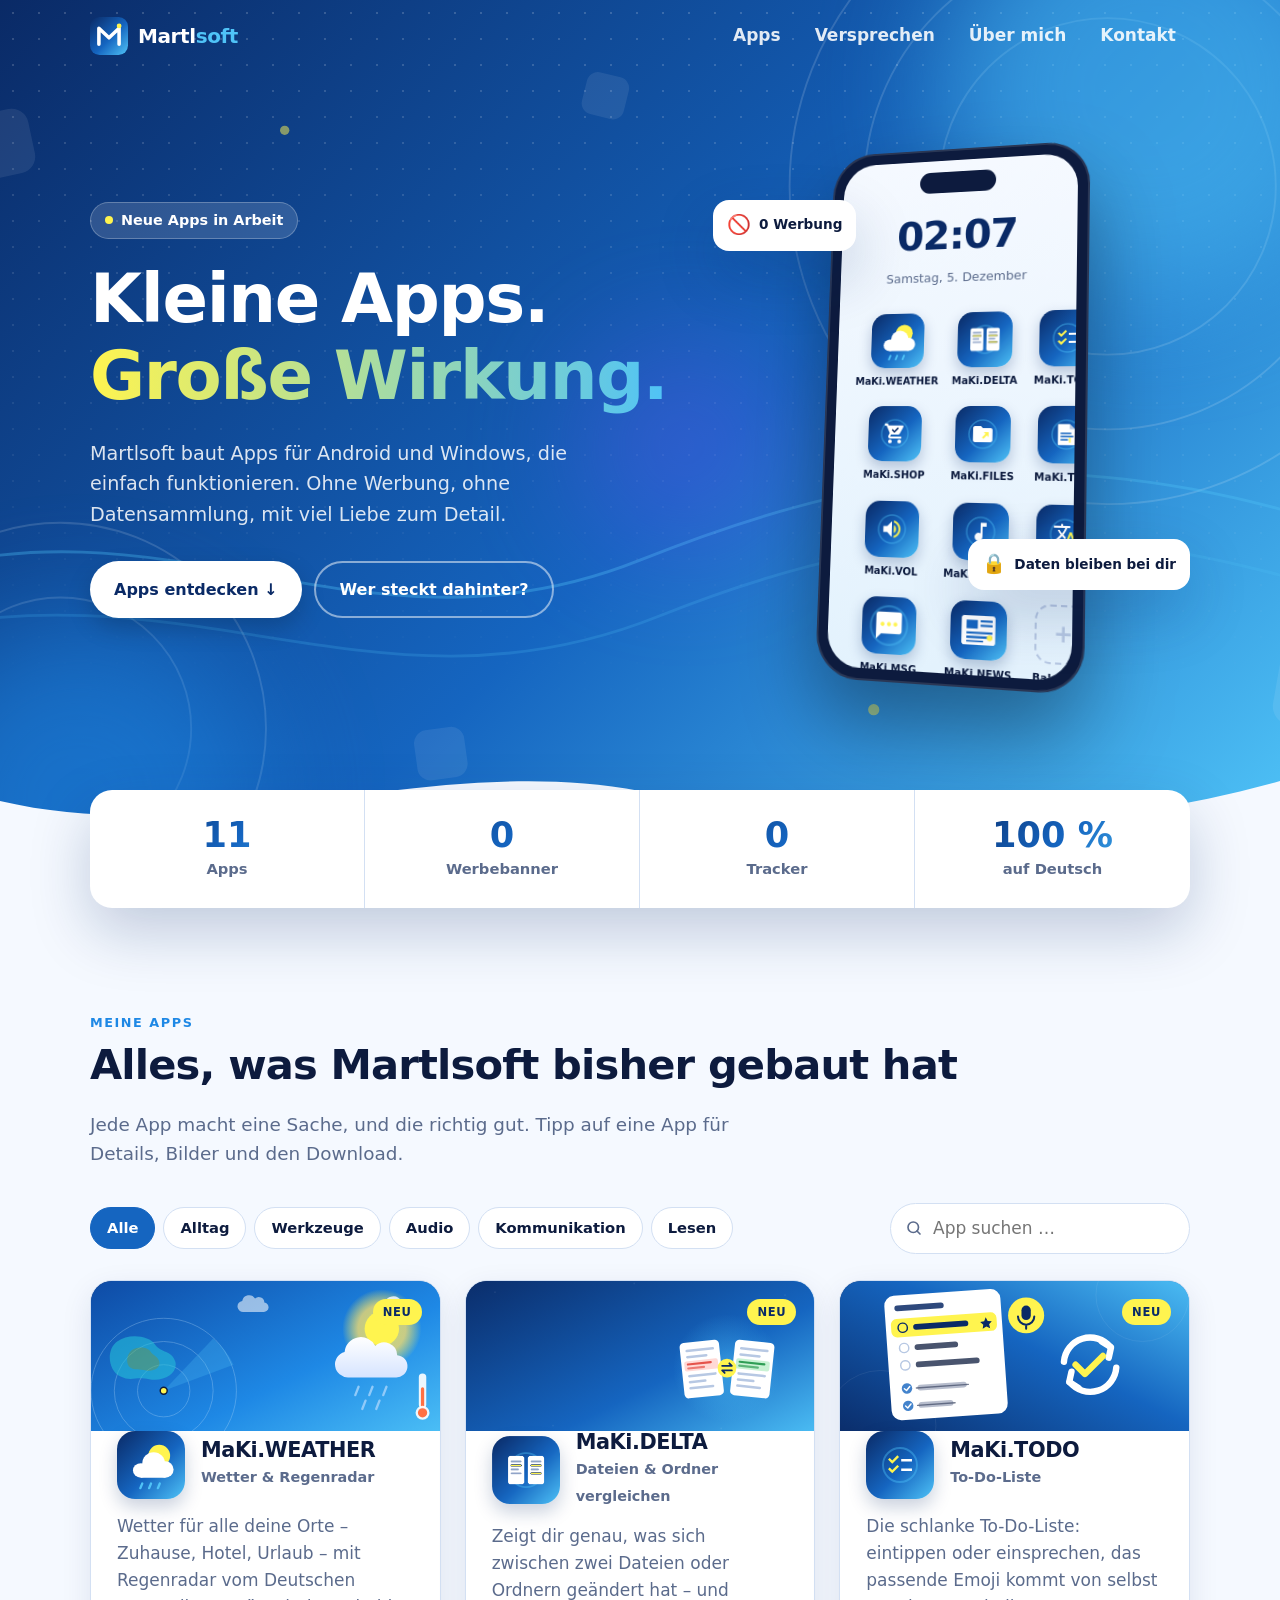
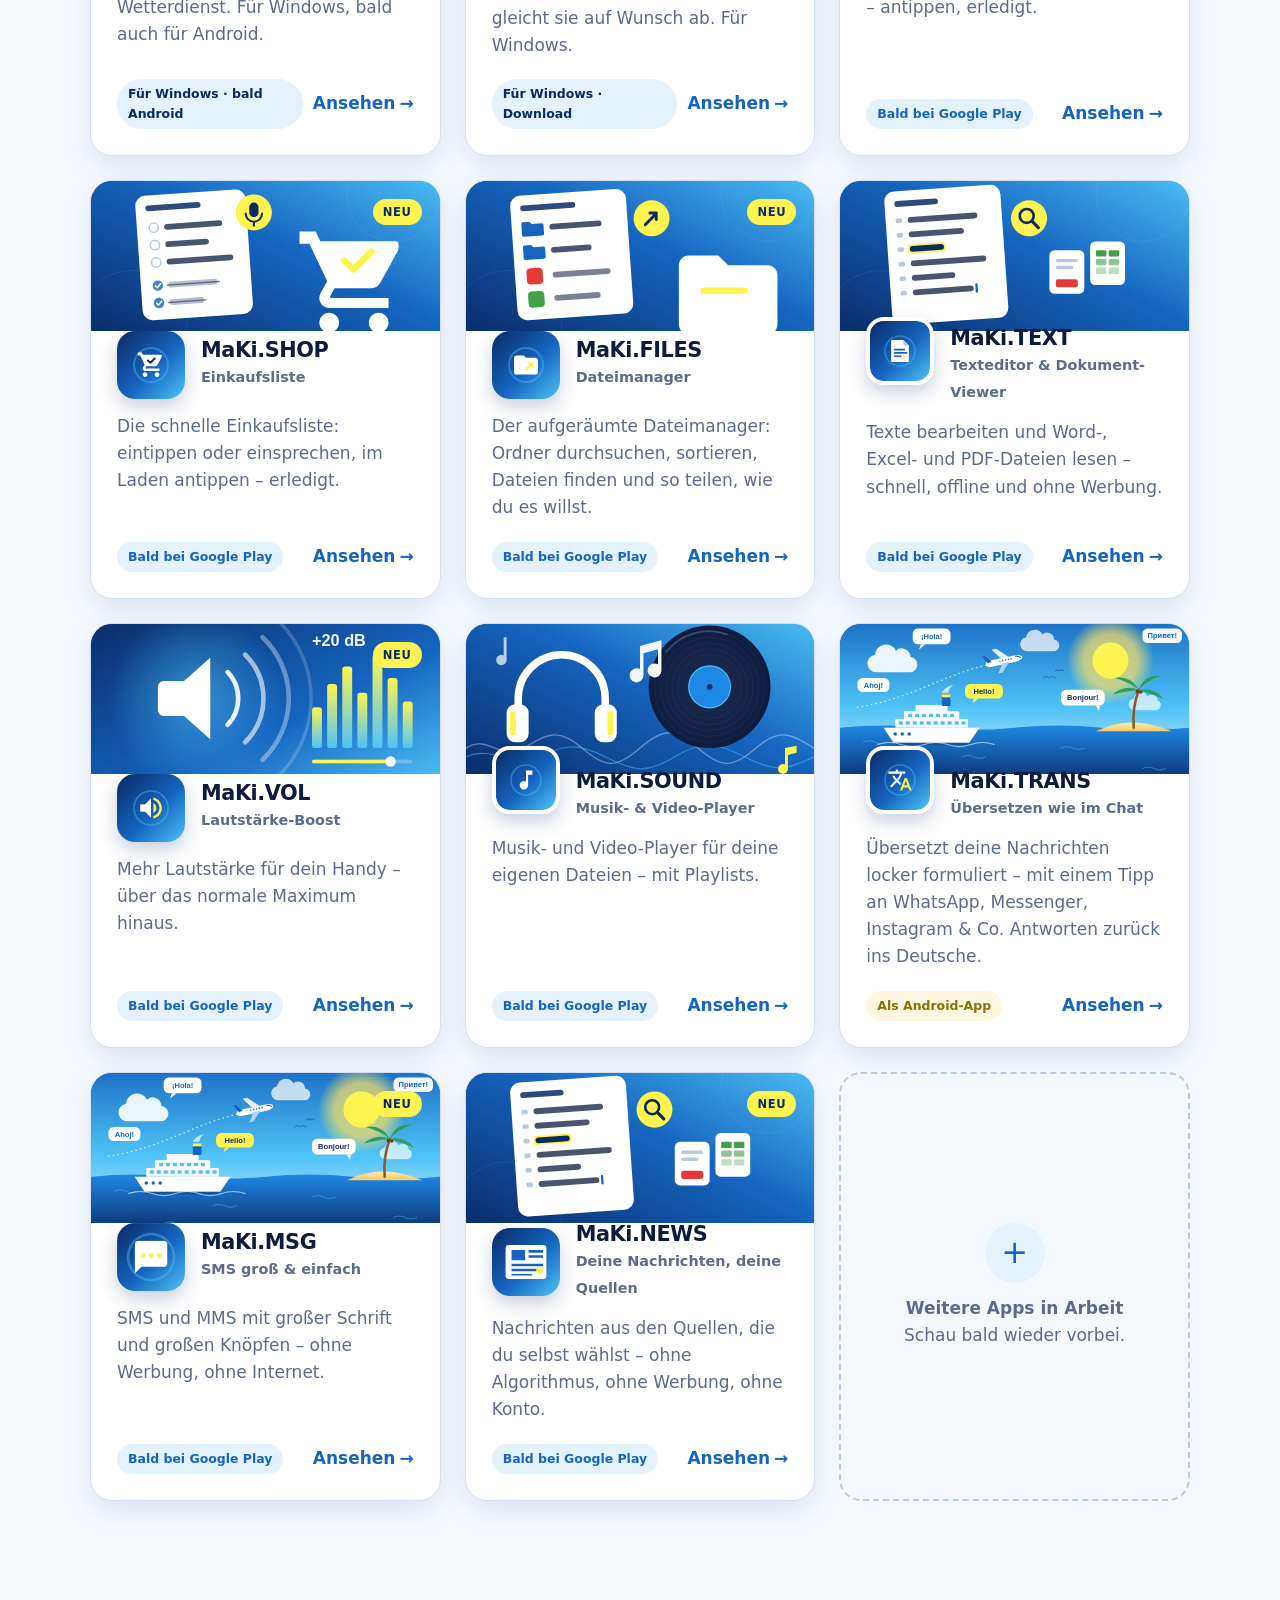
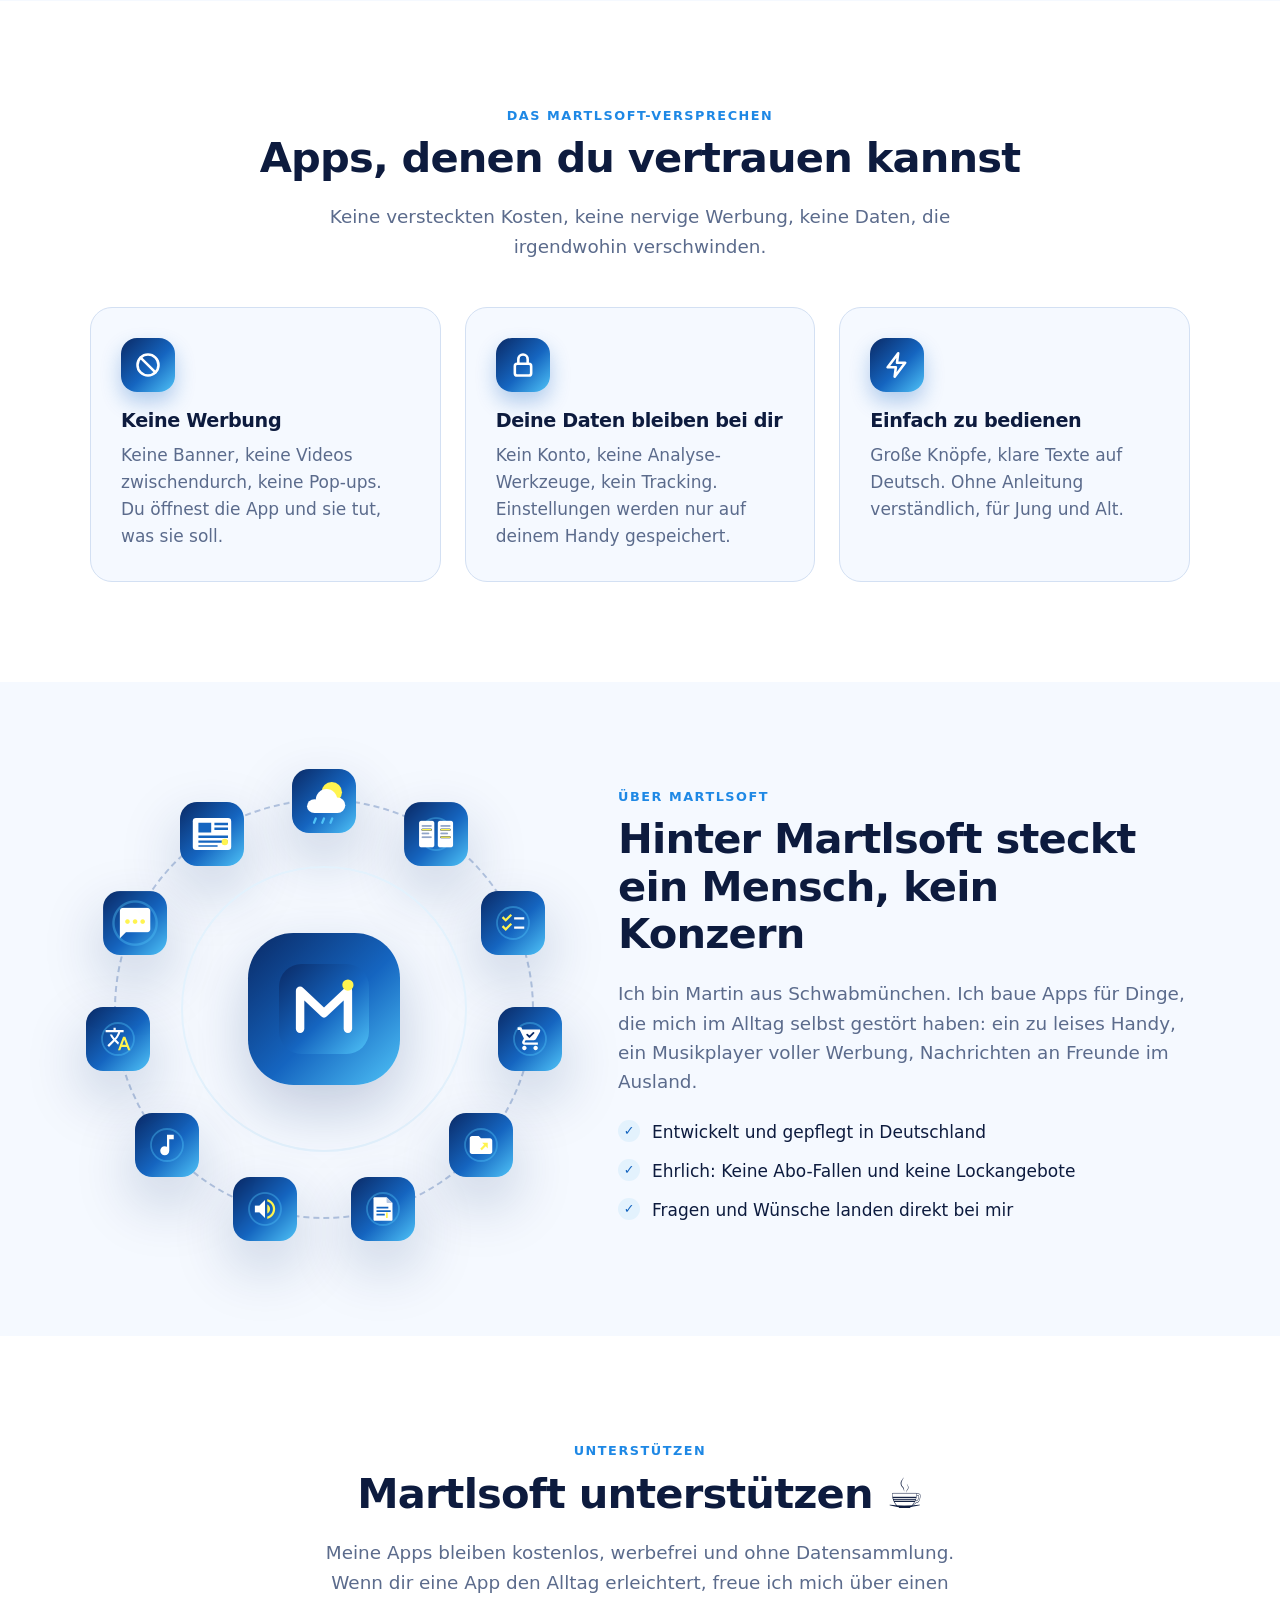
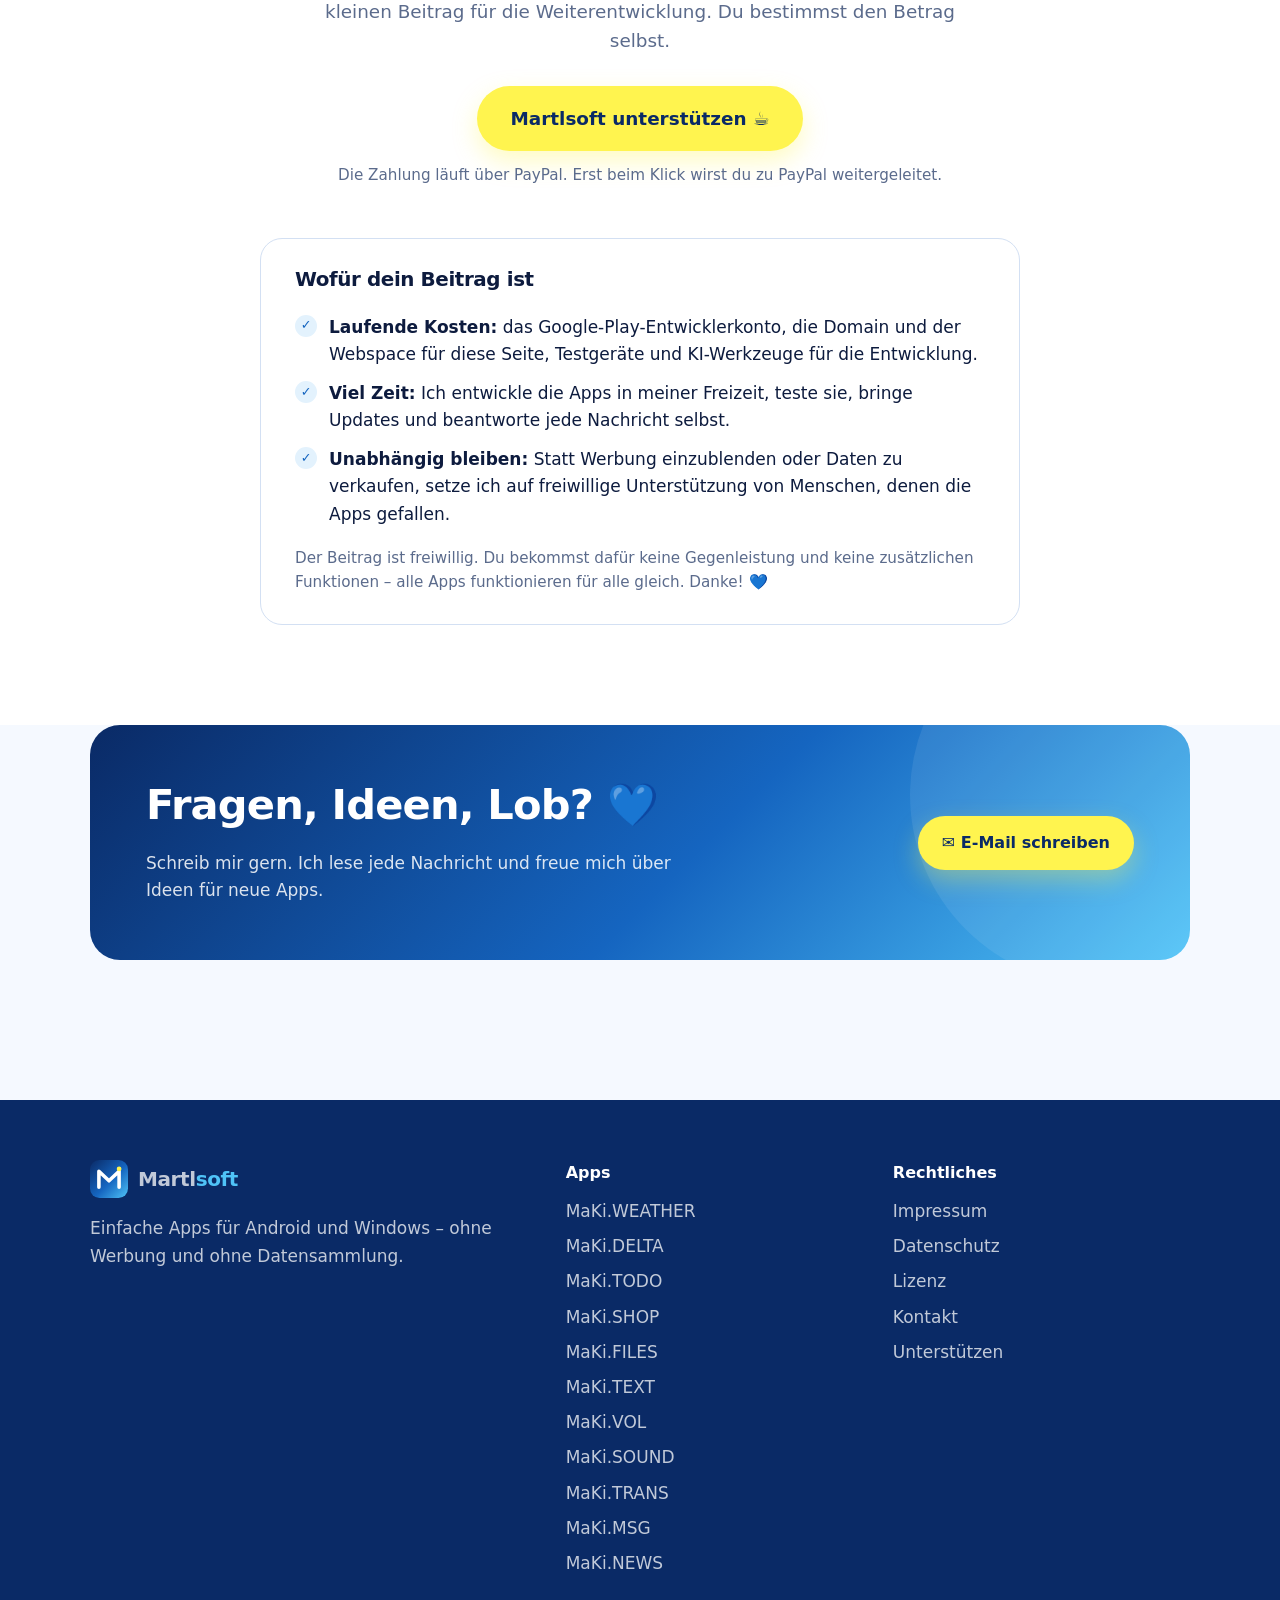
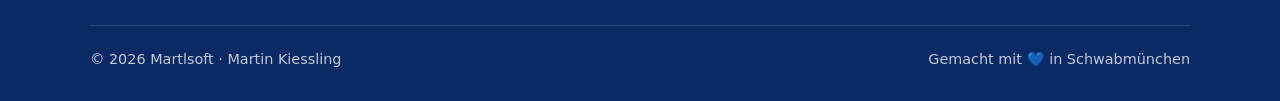
<file: index.html>
<!doctype html>
<html lang="de">
<head>
  <meta charset="utf-8">
  <meta name="viewport" content="width=device-width, initial-scale=1">
  <title>Martlsoft – Einfache Apps ohne Werbung für Android und Windows</title>
  <meta name="description" content="Martlsoft entwickelt einfache Apps für Android und Windows – ohne Werbung, ohne Datensammlung. MaKi.DELTA, MaKi.TODO, MaKi.SHOP, MaKi.FILES, MaKi.TEXT, MaKi.VOL, MaKi.SOUND, MaKi.TRANS und mehr.">
  <meta name="theme-color" content="#0a2a66">
  <link rel="icon" href="img/logo.svg" type="image/svg+xml">
  <link rel="stylesheet" href="css/style.css">
</head>
<body>
<a class="skip" href="#apps">Zum Inhalt springen</a>

<header class="header">
  <div class="wrap">
    <a class="brand" href="index.html"><img src="img/logo.svg" alt=""><span>Martl<b>soft</b></span></a>
    <nav class="nav" id="nav">
      <a href="#apps">Apps</a>
      <a href="#werte">Versprechen</a>
      <a href="#ueber">Über mich</a>
      <a href="#kontakt">Kontakt</a>
    </nav>
    <button class="burger" aria-label="Menü" aria-controls="nav" aria-expanded="false">
      <svg viewBox="0 0 24 24" fill="none" stroke="currentColor" stroke-width="2.4" stroke-linecap="round"><path d="M4 7h16M4 12h16M4 17h16"/></svg>
    </button>
  </div>
</header>

<section class="hero">
  <img class="hero-bg" src="img/art/hero.svg" alt="">
  <div class="dots"></div>
  <div class="blob b1"></div><div class="blob b2"></div><div class="blob b3"></div>
  <div class="wrap hero-grid">
    <div>
      <span class="pill"><i></i> Neue Apps in Arbeit</span>
      <h1>Kleine Apps.<br><span class="hl">Große Wirkung.</span></h1>
      <p>Martlsoft baut Apps für Android und Windows, die einfach funktionieren. Ohne Werbung, ohne Datensammlung, mit viel Liebe zum Detail.</p>
      <div class="btns">
        <a class="btn btn-light" href="#apps">Apps entdecken ↓</a>
        <a class="btn btn-ghost" href="#ueber">Wer steckt dahinter?</a>
      </div>
    </div>
    <div class="phone-stage" aria-hidden="true">
      <div class="phone"><div class="screen">
        <div class="clock" id="clock">9:41</div>
        <div class="date" id="date">&nbsp;</div>
        <div class="home-icons" id="homeIcons"></div>
      </div></div>
      <div class="floaty f1"><em>🚫</em> 0 Werbung</div>
      <div class="floaty f2"><em>🔒</em> Daten bleiben bei dir</div>
    </div>
  </div>
  <svg class="wave" viewBox="0 0 1440 90" preserveAspectRatio="none"><path d="M0 50 C 240 100 480 0 720 40 S 1200 90 1440 30 V90 H0z"/></svg>
</section>

<div class="stats wrap">
  <div class="stats-grid reveal">
    <div class="stat"><b id="appCount">3</b><span>Apps</span></div>
    <div class="stat"><b>0</b><span>Werbebanner</span></div>
    <div class="stat"><b>0</b><span>Tracker</span></div>
    <div class="stat"><b>100&nbsp;%</b><span>auf Deutsch</span></div>
  </div>
</div>

<section class="block" id="apps">
  <div class="wrap">
    <div class="reveal">
      <span class="eyebrow">Meine Apps</span>
      <h2>Alles, was Martlsoft bisher gebaut hat</h2>
      <p class="lead">Jede App macht eine Sache, und die richtig gut. Tipp auf eine App für Details, Bilder und den Download.</p>
    </div>
    <div class="tools">
      <div class="chips" id="chips"></div>
      <label class="search">
        <svg viewBox="0 0 24 24" fill="none" stroke="currentColor" stroke-width="2.2" stroke-linecap="round"><circle cx="11" cy="11" r="7"/><path d="M20 20l-4-4"/></svg>
        <input id="search" type="search" placeholder="App suchen …" aria-label="App suchen">
      </label>
    </div>
    <div class="apps" id="appGrid"></div>
  </div>
</section>

<section class="block alt" id="werte">
  <div class="wrap">
    <div class="center reveal">
      <span class="eyebrow">Das Martlsoft-Versprechen</span>
      <h2>Apps, denen du vertrauen kannst</h2>
      <p class="lead">Keine versteckten Kosten, keine nervige Werbung, keine Daten, die irgendwohin verschwinden.</p>
    </div>
    <div class="values">
      <div class="value reveal">
        <div class="ic"><svg viewBox="0 0 24 24" fill="none" stroke="currentColor" stroke-width="2.2" stroke-linecap="round" stroke-linejoin="round"><circle cx="12" cy="12" r="9"/><path d="M5.6 5.6l12.8 12.8"/></svg></div>
        <h3>Keine Werbung</h3>
        <p>Keine Banner, keine Videos zwischendurch, keine Pop-ups. Du öffnest die App und sie tut, was sie soll.</p>
      </div>
      <div class="value reveal">
        <div class="ic"><svg viewBox="0 0 24 24" fill="none" stroke="currentColor" stroke-width="2.2" stroke-linecap="round" stroke-linejoin="round"><rect x="5" y="11" width="14" height="10" rx="2"/><path d="M8 11V7a4 4 0 0 1 8 0v4"/></svg></div>
        <h3>Deine Daten bleiben bei dir</h3>
        <p>Kein Konto, keine Analyse-Werkzeuge, kein Tracking. Einstellungen werden nur auf deinem Handy gespeichert.</p>
      </div>
      <div class="value reveal">
        <div class="ic"><svg viewBox="0 0 24 24" fill="none" stroke="currentColor" stroke-width="2.2" stroke-linecap="round" stroke-linejoin="round"><path d="M13 2L4 14h7l-1 8 9-12h-7z"/></svg></div>
        <h3>Einfach zu bedienen</h3>
        <p>Große Knöpfe, klare Texte auf Deutsch. Ohne Anleitung verständlich, für Jung und Alt.</p>
      </div>
    </div>
  </div>
</section>

<section class="block" id="ueber">
  <div class="wrap about">
    <div class="about-art reveal" aria-hidden="true">
      <div class="ring" id="orbit"></div>
      <div class="ring r2"></div>
      <div class="core"><img src="img/logo.svg" alt=""></div>
    </div>
    <div class="reveal">
      <span class="eyebrow">Über Martlsoft</span>
      <h2>Hinter Martlsoft steckt ein Mensch, kein Konzern</h2>
      <p class="lead">Ich bin Martin aus Schwabmünchen. Ich baue Apps für Dinge, die mich im Alltag selbst gestört haben: ein zu leises Handy, ein Musikplayer voller Werbung, Nachrichten an Freunde im Ausland.</p>
      <ul class="checks">
        <li>Entwickelt und gepflegt in Deutschland</li>
        <li>Ehrlich: Keine Abo-Fallen und keine Lockangebote</li>
        <li>Fragen und Wünsche landen direkt bei mir</li>
      </ul>
    </div>
  </div>
</section>

<!-- Unterstützen: normaler Link zu PayPal (kein PayPal-Script, kein iframe).
     PayPal wird erst beim Klick aufgerufen. -->
<section class="block alt" id="unterstuetzen">
  <div class="wrap">
    <div class="center reveal">
      <span class="eyebrow">Unterstützen</span>
      <h2>Martlsoft unterstützen <span class="cup">☕</span></h2>
      <p class="lead">Meine Apps bleiben kostenlos, werbefrei und ohne Datensammlung. Wenn dir eine App den Alltag erleichtert, freue ich mich über einen kleinen Beitrag für die Weiterentwicklung. Du bestimmst den Betrag selbst.</p>
      <p class="support-cta">
        <a class="btn btn-lemon btn-big" href="https://www.paypal.com/ncp/payment/VL584WS34HZSW" target="_blank" rel="noopener noreferrer">Martlsoft unterstützen ☕</a>
      </p>
      <p class="fine">Die Zahlung läuft über PayPal. Erst beim Klick wirst du zu PayPal weitergeleitet.</p>
    </div>

    <div class="why reveal">
      <h3>Wofür dein Beitrag ist</h3>
      <ul class="checks">
        <li><b>Laufende Kosten:</b> das Google-Play-Entwicklerkonto, die Domain und der Webspace für diese Seite, Testgeräte und KI-Werkzeuge für die Entwicklung.</li>
        <li><b>Viel Zeit:</b> Ich entwickle die Apps in meiner Freizeit, teste sie, bringe Updates und beantworte jede Nachricht selbst.</li>
        <li><b>Unabhängig bleiben:</b> Statt Werbung einzublenden oder Daten zu verkaufen, setze ich auf freiwillige Unterstützung von Menschen, denen die Apps gefallen.</li>
      </ul>
      <p class="fine">Der Beitrag ist freiwillig. Du bekommst dafür keine Gegenleistung und keine zusätzlichen Funktionen – alle Apps funktionieren für alle gleich. Danke! 💙</p>
    </div>
  </div>
</section>

<section class="block" id="kontakt" style="padding-top:0">
  <div class="wrap">
    <div class="cta reveal">
      <div>
        <h2>Fragen, Ideen, Lob? <span class="heart">💙</span></h2>
        <p>Schreib mir gern. Ich lese jede Nachricht und freue mich über Ideen für neue Apps.</p>
      </div>
      <div class="btns">
        <a class="btn btn-lemon" href="mailto:martlshop.co@gmail.com">✉ E-Mail schreiben</a>
      </div>
    </div>
  </div>
</section>

<footer class="footer">
  <div class="wrap">
    <div class="footer-grid">
      <div>
        <a class="brand" href="index.html"><img src="img/logo.svg" alt=""><span>Martl<b>soft</b></span></a>
        <p>Einfache Apps für Android und Windows – ohne Werbung und ohne Datensammlung.</p>
      </div>
      <div><h4>Apps</h4><ul id="footApps"></ul></div>
      <div><h4>Rechtliches</h4><ul>
        <li><a href="impressum.html">Impressum</a></li>
        <li><a href="datenschutz.html">Datenschutz</a></li>
        <li><a href="lizenz.html">Lizenz</a></li>
        <li><a href="mailto:martlshop.co@gmail.com">Kontakt</a></li>
        <li><a href="index.html#unterstuetzen">Unterstützen</a></li>
      </ul></div>
    </div>
    <div class="footer-bottom"><span>© <span data-year>2026</span> Martlsoft · Martin Kiessling</span><span>Gemacht mit 💙 in Schwabmünchen</span></div>
  </div>
</footer>

<script src="js/apps.js"></script>
<script src="js/main.js"></script>
<script>
  /* App-Symbole kreisen um das Logo */
  (function () {
    const ring = document.getElementById("orbit"); if (!ring) return;
    const n = APPS.length;
    ring.innerHTML = APPS.map((a, i) => {
      const ang = (i / n) * 2 * Math.PI - Math.PI / 2;
      const x = 50 + 50 * Math.cos(ang), y = 50 + 50 * Math.sin(ang);
      return `<img src="${a.icon}" alt="" style="left:calc(${x}% - 32px);top:calc(${y}% - 32px)">`;
    }).join("");
  })();
</script>
</body>
</html>
</file>
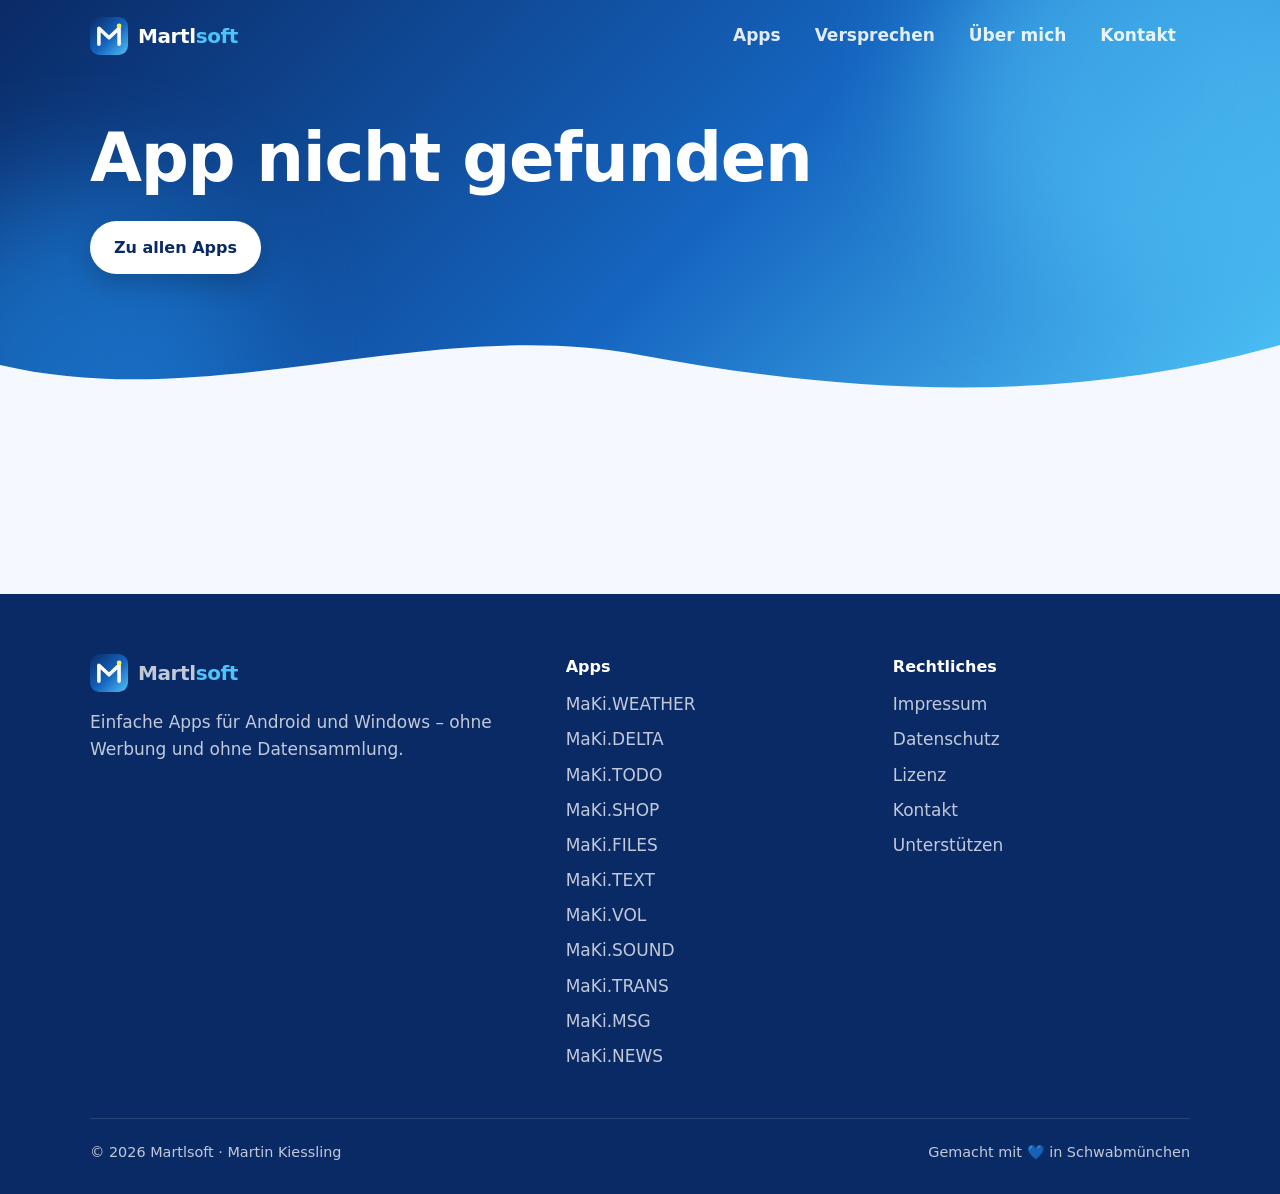
<file: app.html>
<!doctype html>
<html lang="de">
<head>
  <meta charset="utf-8">
  <meta name="viewport" content="width=device-width, initial-scale=1">
  <title>App | Martlsoft</title>
  <meta name="description" content="Eine App von Martlsoft.">
  <meta name="theme-color" content="#0a2a66">
  <link rel="icon" href="img/logo.svg" type="image/svg+xml">
  <link rel="stylesheet" href="css/style.css">
</head>
<body>
<header class="header">
  <div class="wrap">
    <a class="brand" href="index.html"><img src="img/logo.svg" alt=""><span>Martl<b>soft</b></span></a>
    <nav class="nav" id="nav">
      <a href="index.html#apps">Apps</a>
      <a href="index.html#werte">Versprechen</a>
      <a href="index.html#ueber">Über mich</a>
      <a href="index.html#kontakt">Kontakt</a>
    </nav>
    <button class="burger" aria-label="Menü" aria-controls="nav" aria-expanded="false">
      <svg viewBox="0 0 24 24" fill="none" stroke="currentColor" stroke-width="2.4" stroke-linecap="round"><path d="M4 7h16M4 12h16M4 17h16"/></svg>
    </button>
  </div>
</header>

<section class="hero small">
  <div class="blob b1"></div><div class="blob b2"></div>
  <div class="wrap" id="appHero"></div>
  <svg class="wave" viewBox="0 0 1440 90" preserveAspectRatio="none"><path d="M0 50 C 240 100 480 0 720 40 S 1200 90 1440 30 V90 H0z"/></svg>
</section>

<section class="block" style="padding-top:50px">
  <div class="wrap" id="appDetail"></div>
</section>

<footer class="footer">
  <div class="wrap">
    <div class="footer-grid">
      <div>
        <a class="brand" href="index.html"><img src="img/logo.svg" alt=""><span>Martl<b>soft</b></span></a>
        <p>Einfache Apps für Android und Windows – ohne Werbung und ohne Datensammlung.</p>
      </div>
      <div><h4>Apps</h4><ul id="footApps"></ul></div>
      <div><h4>Rechtliches</h4><ul>
        <li><a href="impressum.html">Impressum</a></li>
        <li><a href="datenschutz.html">Datenschutz</a></li>
        <li><a href="lizenz.html">Lizenz</a></li>
        <li><a href="mailto:martlshop.co@gmail.com">Kontakt</a></li>
        <li><a href="index.html#unterstuetzen">Unterstützen</a></li>
      </ul></div>
    </div>
    <div class="footer-bottom"><span>© <span data-year>2026</span> Martlsoft · Martin Kiessling</span><span>Gemacht mit 💙 in Schwabmünchen</span></div>
  </div>
</footer>
<script src="js/apps.js"></script>
<script src="js/main.js"></script>
</body>
</html>
</file>
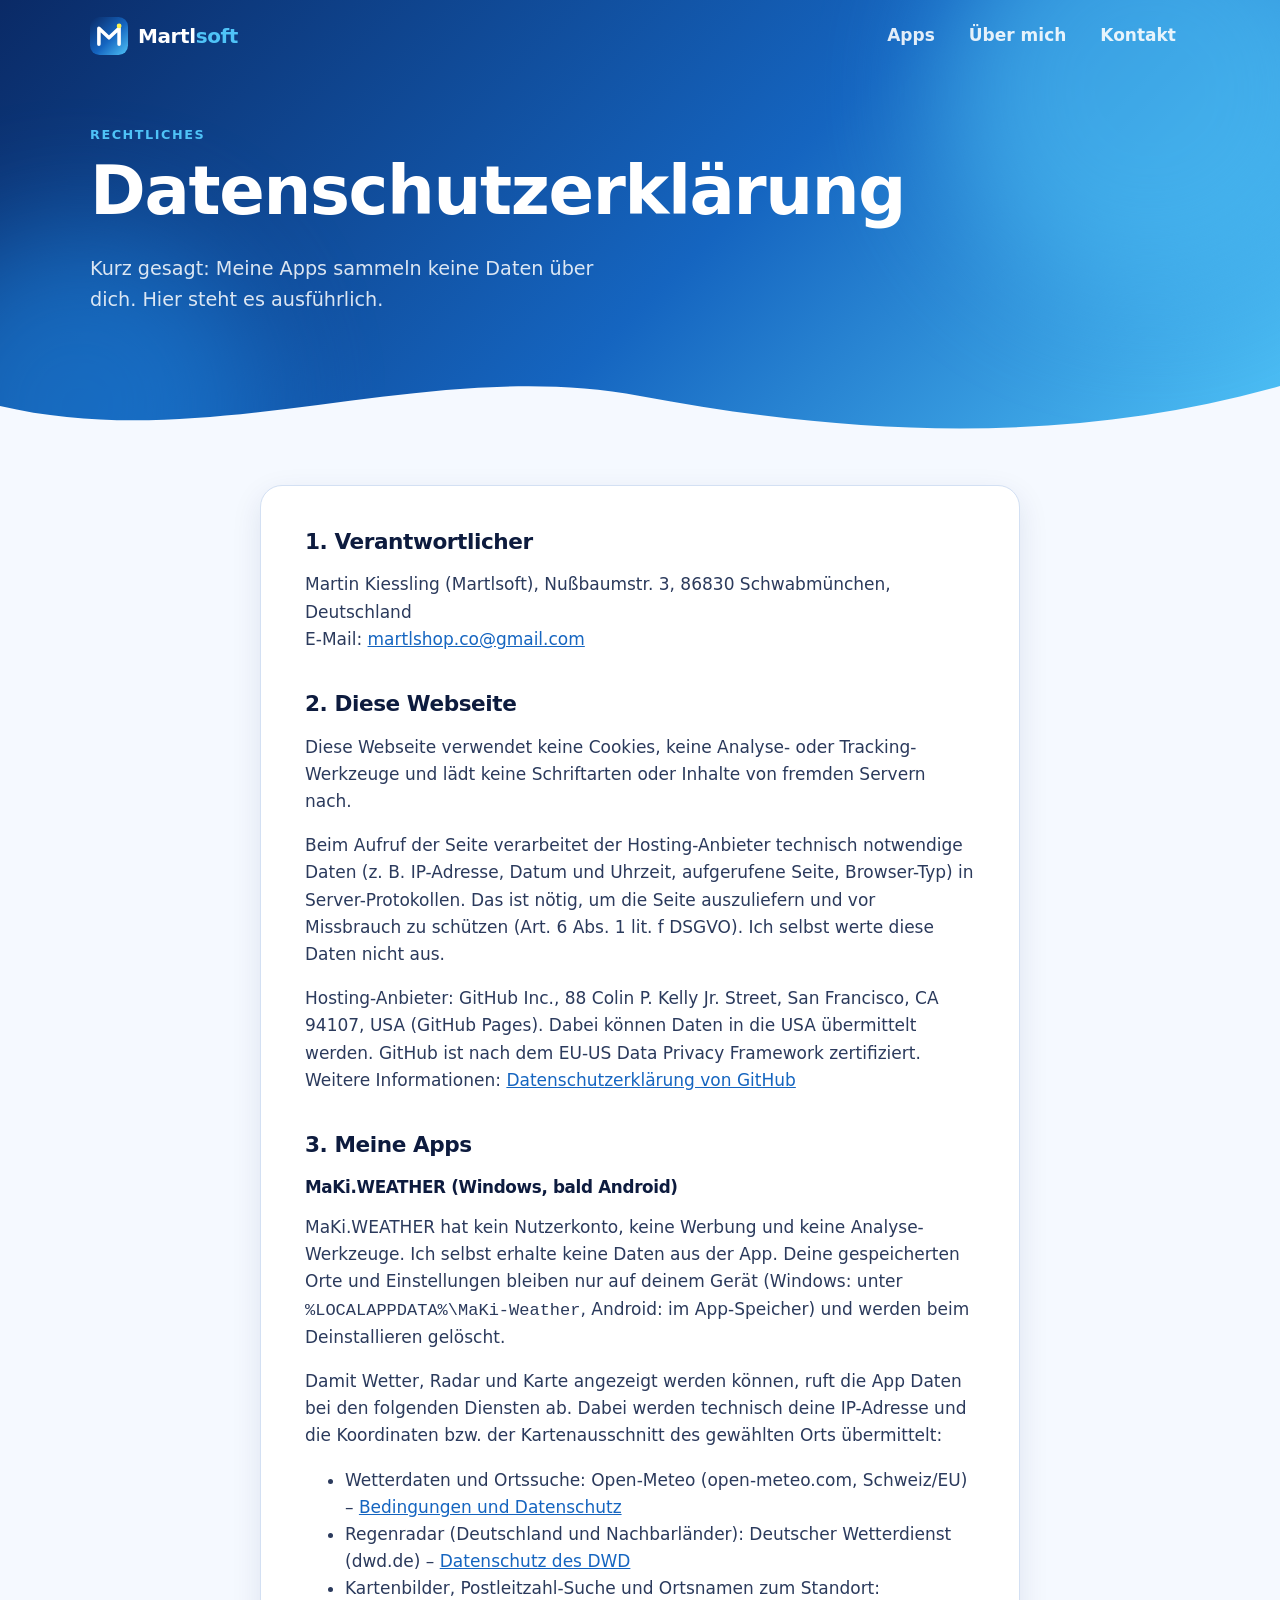
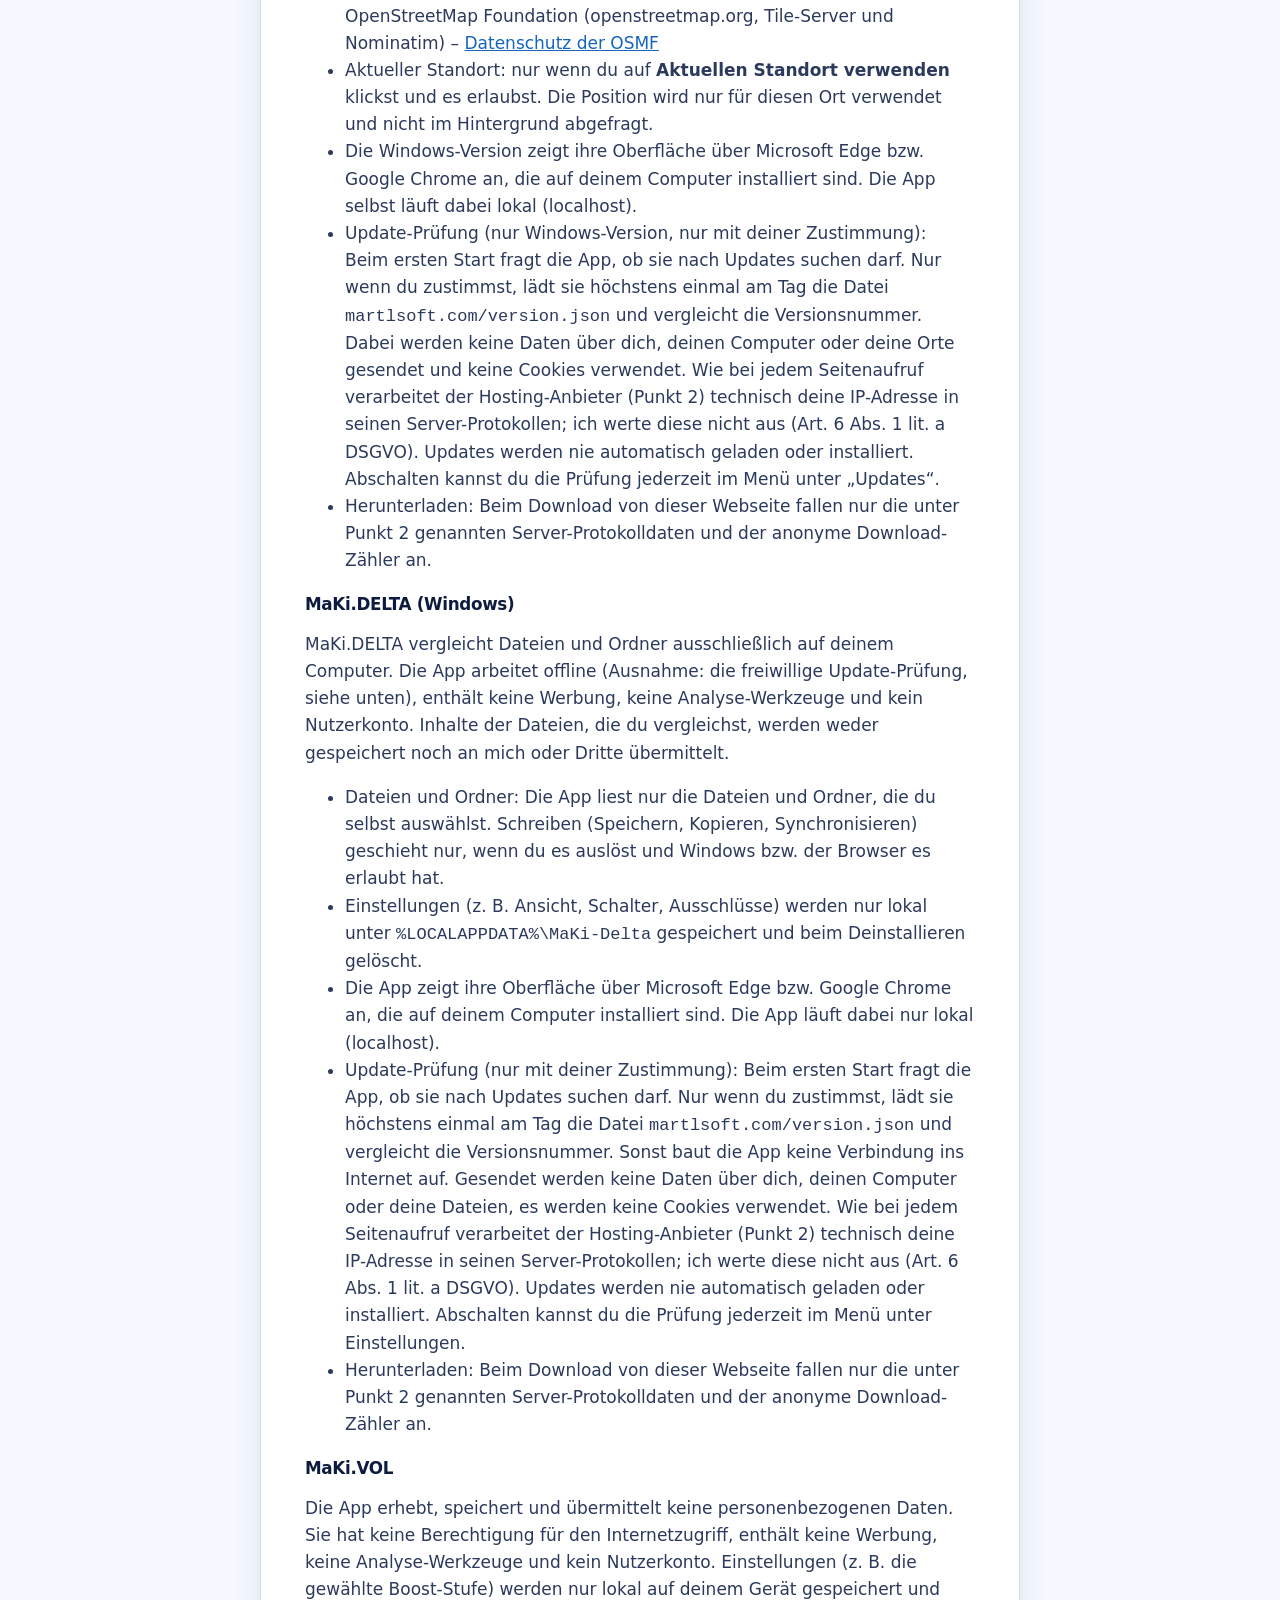
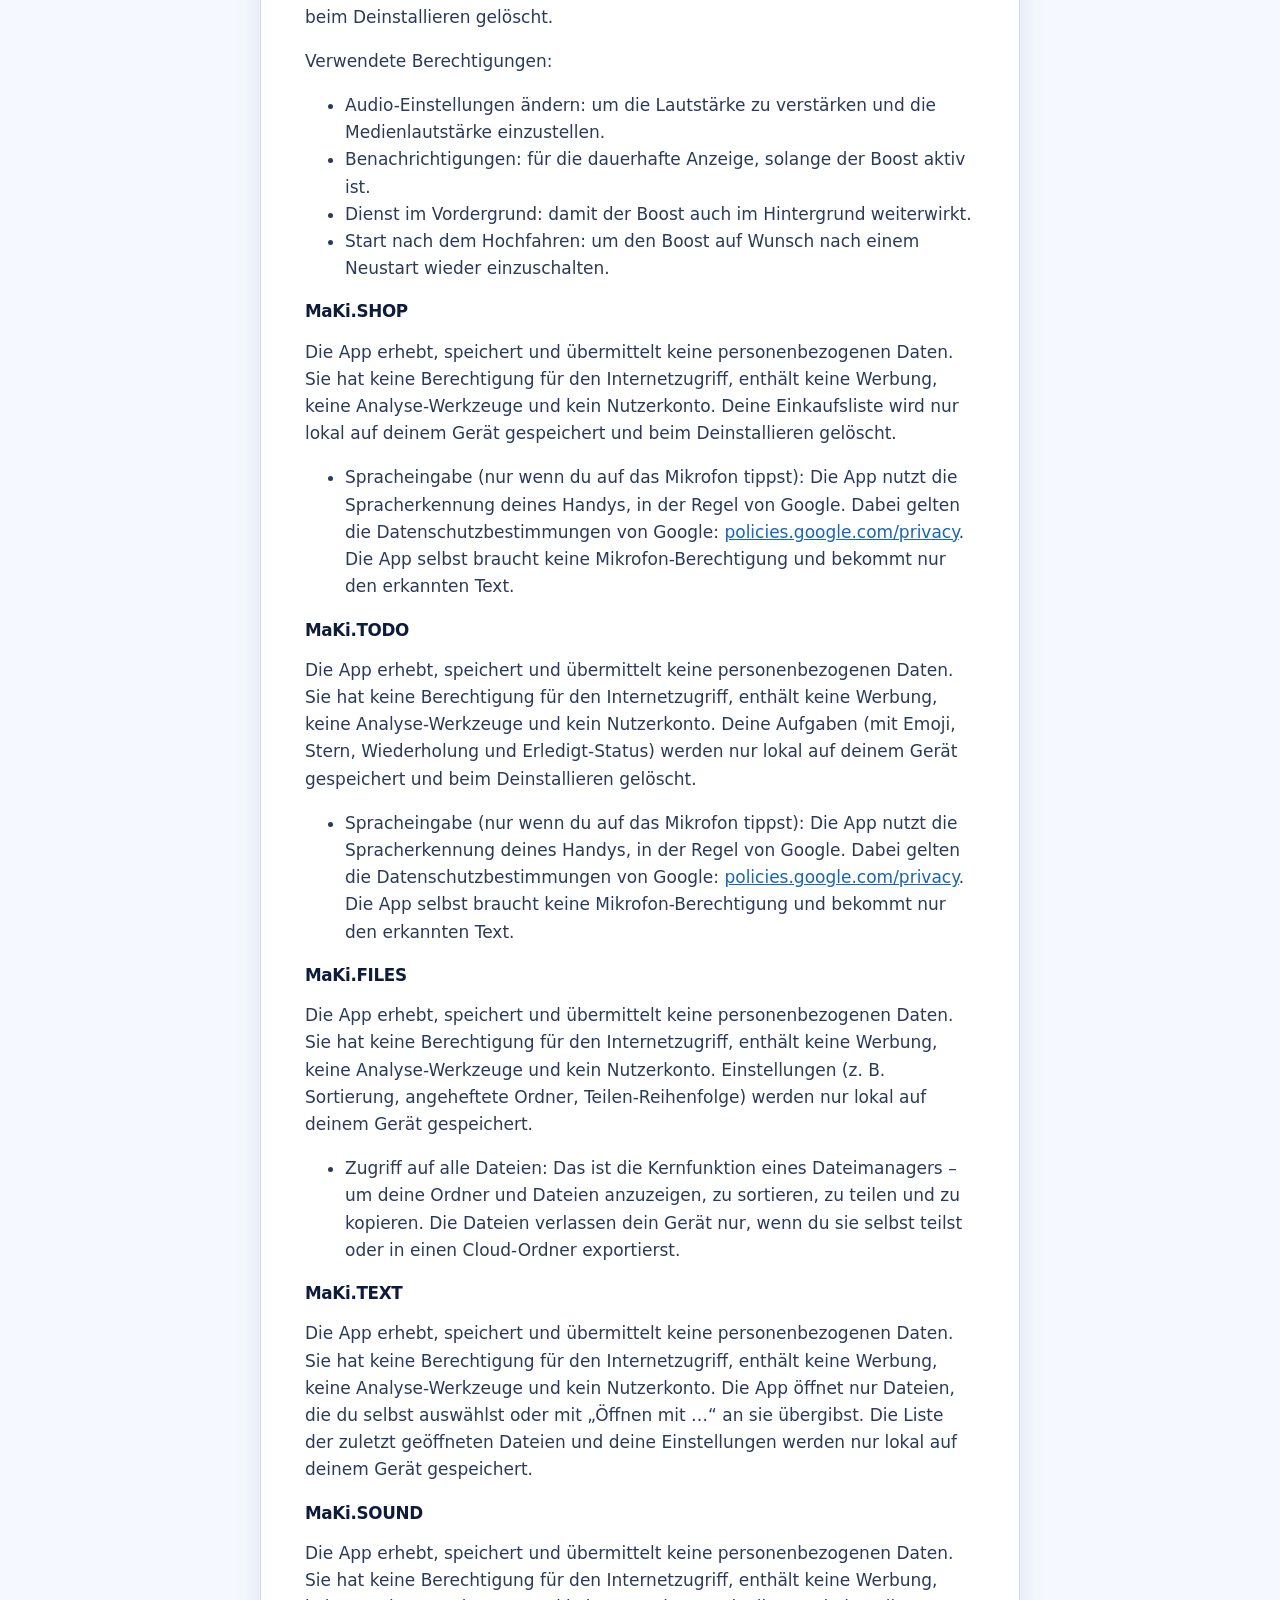
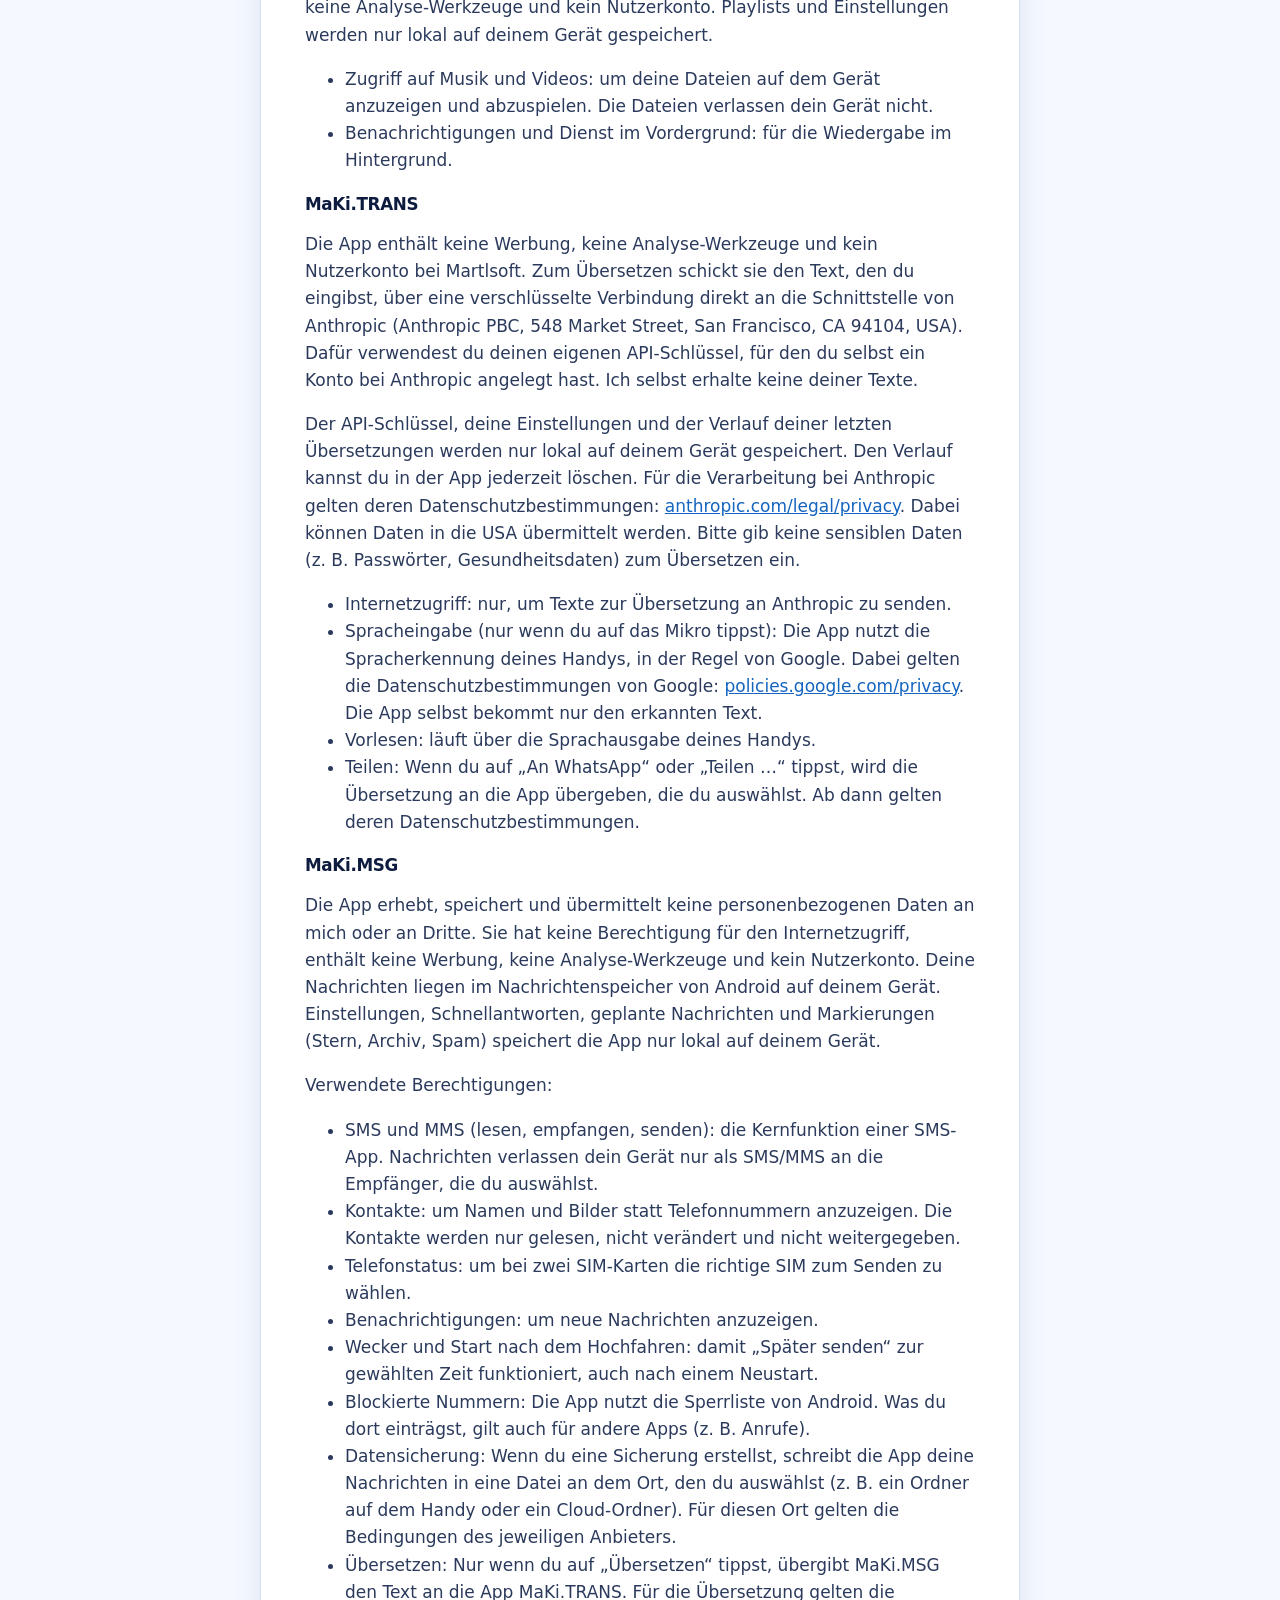
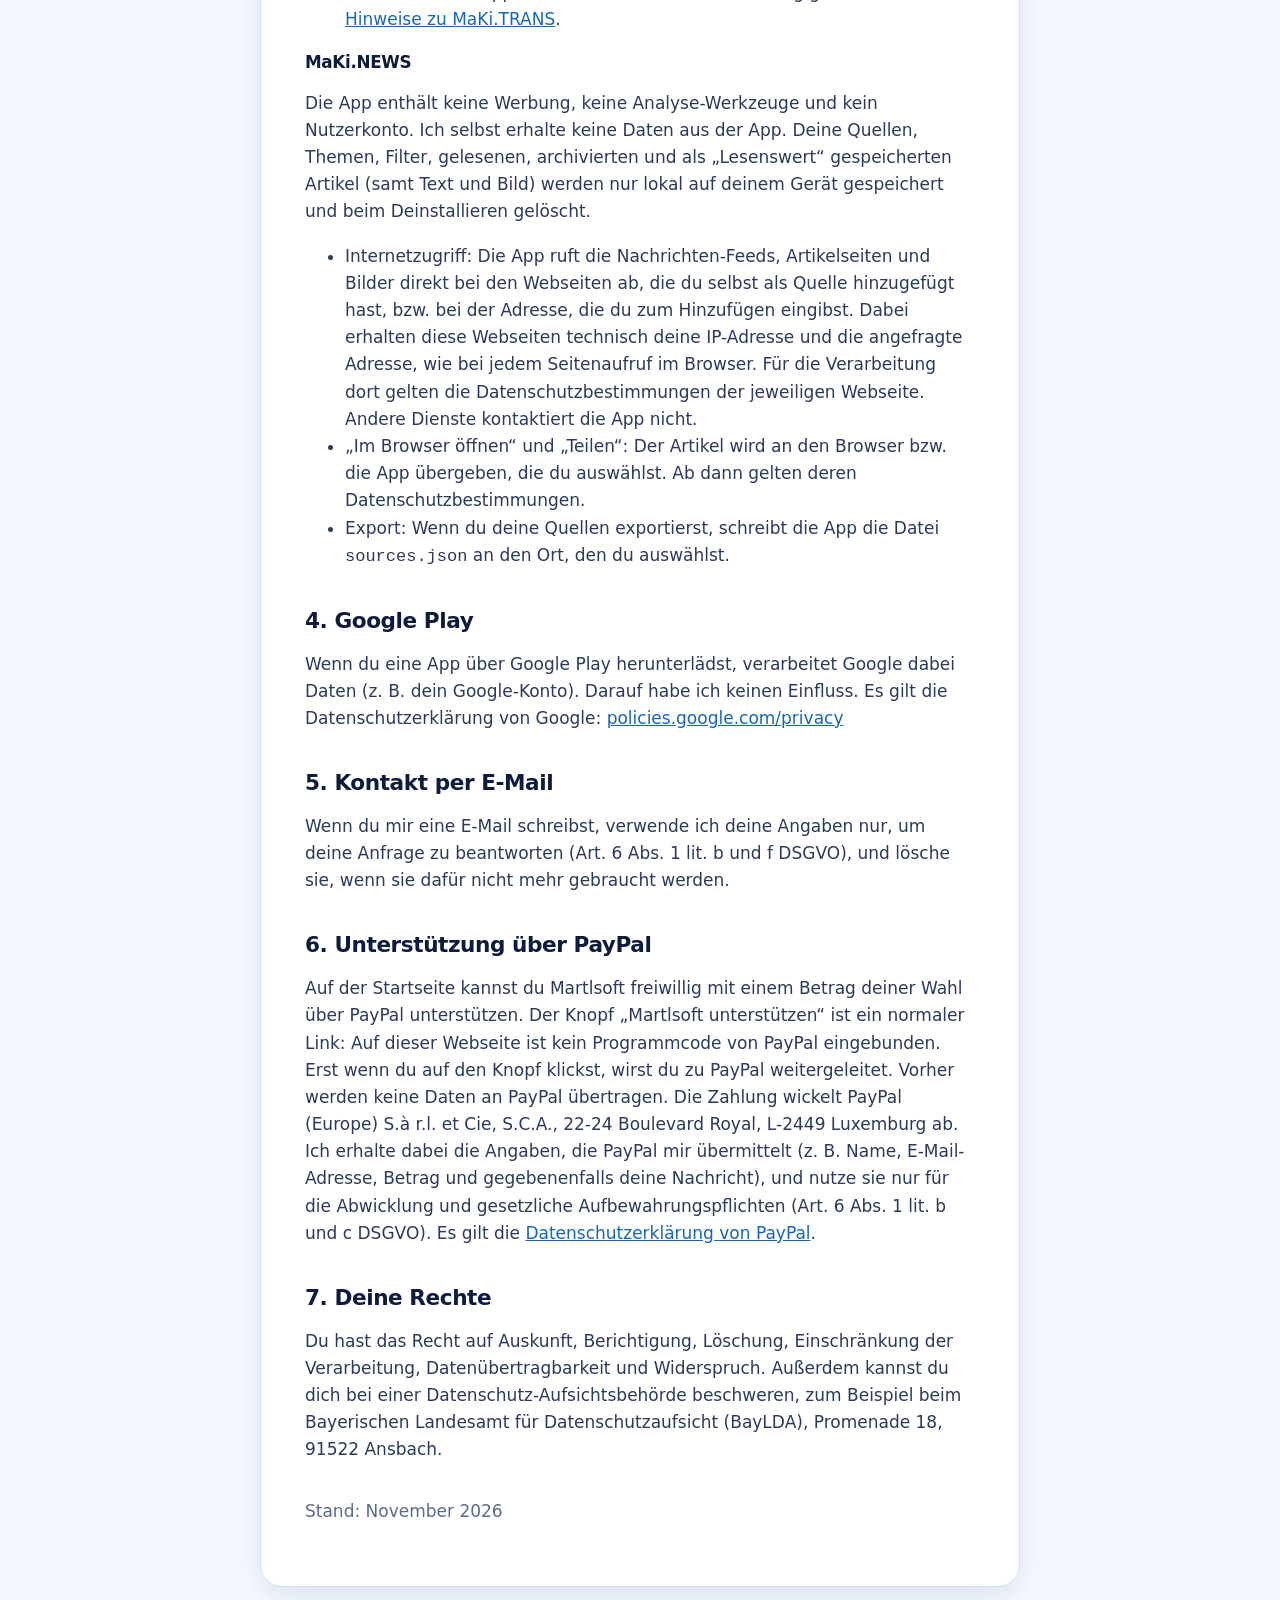
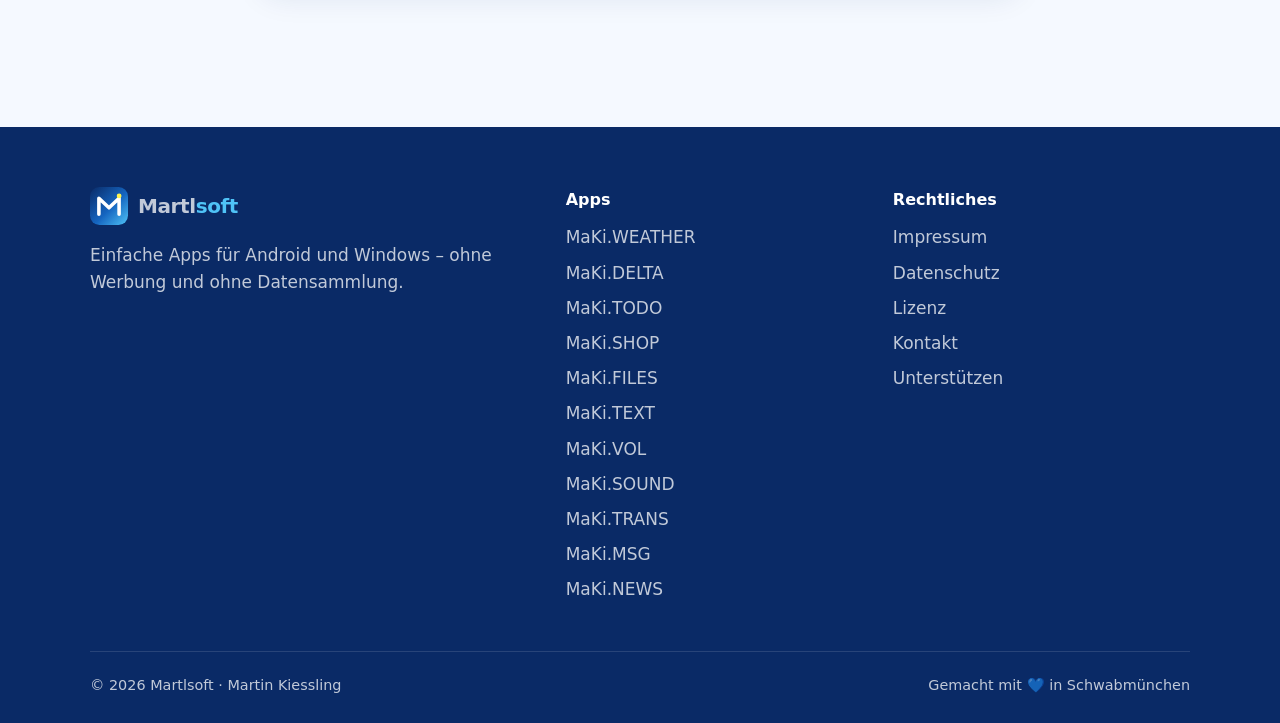
<file: datenschutz.html>
<!doctype html>
<html lang="de">
<head>
  <meta charset="utf-8">
  <meta name="viewport" content="width=device-width, initial-scale=1">
  <title>Datenschutzerklärung | Martlsoft</title>
  <meta name="description" content="Datenschutzerklärung für die Webseite und die Apps von Martlsoft.">
  <meta name="theme-color" content="#0a2a66">
  <link rel="icon" href="img/logo.svg" type="image/svg+xml">
  <link rel="stylesheet" href="css/style.css">
</head>
<body>
<header class="header">
  <div class="wrap">
    <a class="brand" href="index.html"><img src="img/logo.svg" alt=""><span>Martl<b>soft</b></span></a>
    <nav class="nav" id="nav">
      <a href="index.html#apps">Apps</a>
      <a href="index.html#ueber">Über mich</a>
      <a href="index.html#kontakt">Kontakt</a>
    </nav>
    <button class="burger" aria-label="Menü" aria-controls="nav" aria-expanded="false">
      <svg viewBox="0 0 24 24" fill="none" stroke="currentColor" stroke-width="2.4" stroke-linecap="round"><path d="M4 7h16M4 12h16M4 17h16"/></svg>
    </button>
  </div>
</header>

<section class="hero small">
  <div class="blob b1"></div><div class="blob b2"></div>
  <div class="wrap"><span class="eyebrow" style="color:var(--sky)">Rechtliches</span><h1>Datenschutzerklärung</h1>
  <p>Kurz gesagt: Meine Apps sammeln keine Daten über dich. Hier steht es ausführlich.</p></div>
  <svg class="wave" viewBox="0 0 1440 90" preserveAspectRatio="none"><path d="M0 50 C 240 100 480 0 720 40 S 1200 90 1440 30 V90 H0z"/></svg>
</section>

<section class="block" style="padding-top:40px">
  <div class="wrap legal"><div class="box">
    <h2>1. Verantwortlicher</h2>
    <p>Martin Kiessling (Martlsoft), Nußbaumstr. 3, 86830 Schwabmünchen, Deutschland<br>
    E-Mail: <a href="mailto:martlshop.co@gmail.com">martlshop.co@gmail.com</a></p>

    <h2>2. Diese Webseite</h2>
    <p>Diese Webseite verwendet keine Cookies, keine Analyse- oder Tracking-Werkzeuge und lädt keine Schriftarten oder Inhalte von fremden Servern nach.</p>
    <p>Beim Aufruf der Seite verarbeitet der Hosting-Anbieter technisch notwendige Daten (z.&nbsp;B. IP-Adresse, Datum und Uhrzeit, aufgerufene Seite, Browser-Typ) in Server-Protokollen. Das ist nötig, um die Seite auszuliefern und vor Missbrauch zu schützen (Art. 6 Abs. 1 lit. f DSGVO). Ich selbst werte diese Daten nicht aus.</p>
    <!-- Die Absätze zwischen den HOSTING-Markierungen tauscht IONOS-Paket-erstellen.ps1 automatisch aus. -->
    <!--HOSTING-GITHUB-START-->
    <p>Hosting-Anbieter: GitHub Inc., 88 Colin P. Kelly Jr. Street, San Francisco, CA 94107, USA (GitHub Pages). Dabei können Daten in die USA übermittelt werden. GitHub ist nach dem EU-US Data Privacy Framework zertifiziert. Weitere Informationen: <a href="https://docs.github.com/de/site-policy/privacy-policies/github-general-privacy-statement" target="_blank" rel="noopener">Datenschutzerklärung von GitHub</a></p>
    <!--HOSTING-GITHUB-END-->
    <!--HOSTING-IONOS-START
    <p>Hosting-Anbieter: IONOS SE, Elgendorfer Str. 57, 56410 Montabaur, Deutschland. Die Server stehen in Deutschland. Mit IONOS besteht ein Vertrag zur Auftragsverarbeitung nach Art. 28 DSGVO.</p>
    HOSTING-IONOS-END-->
    <!--HOSTING-IONOS-START
    <h3 id="download-zaehler">Download-Zähler</h3>
    <p>Wenn du ein Windows-Programm herunterlädst, zähle ich mit, wie oft welche App in welcher Version heruntergeladen wurde. Gespeichert wird dabei nur ein Zähler je App, Version, Paket (Setup oder ZIP) und Tag – keine IP-Adresse, keine Cookies, keine Angaben zu Browser oder Gerät. Ein Rückschluss auf dich ist damit nicht möglich. Die Zählung hilft mir zu sehen, welche Programme genutzt werden, und das Angebot weiterzuentwickeln (Art. 6 Abs. 1 lit. f DSGVO). Die Server-Protokolle des Hosting-Anbieters (siehe oben) bleiben davon unberührt.</p>
    HOSTING-IONOS-END-->

    <h2 id="apps">3. Meine Apps</h2>

    <h3 id="maki-weather">MaKi.WEATHER (Windows, bald Android)</h3>
    <p>MaKi.WEATHER hat kein Nutzerkonto, keine Werbung und keine Analyse-Werkzeuge. Ich selbst erhalte keine Daten aus der App. Deine gespeicherten Orte und Einstellungen bleiben nur auf deinem Gerät (Windows: unter <code>%LOCALAPPDATA%\MaKi-Weather</code>, Android: im App-Speicher) und werden beim Deinstallieren gelöscht.</p>
    <p>Damit Wetter, Radar und Karte angezeigt werden können, ruft die App Daten bei den folgenden Diensten ab. Dabei werden technisch deine IP-Adresse und die Koordinaten bzw. der Kartenausschnitt des gewählten Orts übermittelt:</p>
    <ul>
      <li>Wetterdaten und Ortssuche: Open-Meteo (open-meteo.com, Schweiz/EU) – <a href="https://open-meteo.com/en/terms" target="_blank" rel="noopener">Bedingungen und Datenschutz</a></li>
      <li>Regenradar (Deutschland und Nachbarländer): Deutscher Wetterdienst (dwd.de) – <a href="https://www.dwd.de/DE/service/datenschutz/datenschutz_node.html" target="_blank" rel="noopener">Datenschutz des DWD</a></li>
      <li>Kartenbilder, Postleitzahl-Suche und Ortsnamen zum Standort: OpenStreetMap Foundation (openstreetmap.org, Tile-Server und Nominatim) – <a href="https://osmfoundation.org/wiki/Privacy_Policy" target="_blank" rel="noopener">Datenschutz der OSMF</a></li>
      <li>Aktueller Standort: nur wenn du auf <b>Aktuellen Standort verwenden</b> klickst und es erlaubst. Die Position wird nur für diesen Ort verwendet und nicht im Hintergrund abgefragt.</li>
      <li>Die Windows-Version zeigt ihre Oberfläche über Microsoft Edge bzw. Google Chrome an, die auf deinem Computer installiert sind. Die App selbst läuft dabei lokal (localhost).</li>
      <li id="update-pruefung">Update-Prüfung (nur Windows-Version, nur mit deiner Zustimmung): Beim ersten Start fragt die App, ob sie nach Updates suchen darf. Nur wenn du zustimmst, lädt sie höchstens einmal am Tag die Datei <code>martlsoft.com/version.json</code> und vergleicht die Versionsnummer. Dabei werden keine Daten über dich, deinen Computer oder deine Orte gesendet und keine Cookies verwendet. Wie bei jedem Seitenaufruf verarbeitet der Hosting-Anbieter (Punkt 2) technisch deine IP-Adresse in seinen Server-Protokollen; ich werte diese nicht aus (Art. 6 Abs. 1 lit. a DSGVO). Updates werden nie automatisch geladen oder installiert. Abschalten kannst du die Prüfung jederzeit im Menü unter „Updates“.</li>
      <li>Herunterladen: Beim Download von dieser Webseite fallen nur die unter Punkt 2 genannten Server-Protokolldaten und der anonyme Download-Zähler an.</li>
    </ul>

    <h3 id="maki-delta">MaKi.DELTA (Windows)</h3>
    <p>MaKi.DELTA vergleicht Dateien und Ordner ausschließlich auf deinem Computer. Die App arbeitet offline (Ausnahme: die freiwillige Update-Prüfung, siehe unten), enthält keine Werbung, keine Analyse-Werkzeuge und kein Nutzerkonto. Inhalte der Dateien, die du vergleichst, werden weder gespeichert noch an mich oder Dritte übermittelt.</p>
    <ul>
      <li>Dateien und Ordner: Die App liest nur die Dateien und Ordner, die du selbst auswählst. Schreiben (Speichern, Kopieren, Synchronisieren) geschieht nur, wenn du es auslöst und Windows bzw. der Browser es erlaubt hat.</li>
      <li>Einstellungen (z.&nbsp;B. Ansicht, Schalter, Ausschlüsse) werden nur lokal unter <code>%LOCALAPPDATA%\MaKi-Delta</code> gespeichert und beim Deinstallieren gelöscht.</li>
      <li>Die App zeigt ihre Oberfläche über Microsoft Edge bzw. Google Chrome an, die auf deinem Computer installiert sind. Die App läuft dabei nur lokal (localhost).</li>
      <li>Update-Prüfung (nur mit deiner Zustimmung): Beim ersten Start fragt die App, ob sie nach Updates suchen darf. Nur wenn du zustimmst, lädt sie höchstens einmal am Tag die Datei <code>martlsoft.com/version.json</code> und vergleicht die Versionsnummer. Sonst baut die App keine Verbindung ins Internet auf. Gesendet werden keine Daten über dich, deinen Computer oder deine Dateien, es werden keine Cookies verwendet. Wie bei jedem Seitenaufruf verarbeitet der Hosting-Anbieter (Punkt 2) technisch deine IP-Adresse in seinen Server-Protokollen; ich werte diese nicht aus (Art. 6 Abs. 1 lit. a DSGVO). Updates werden nie automatisch geladen oder installiert. Abschalten kannst du die Prüfung jederzeit im Menü unter Einstellungen.</li>
      <li>Herunterladen: Beim Download von dieser Webseite fallen nur die unter Punkt 2 genannten Server-Protokolldaten und der anonyme Download-Zähler an.</li>
    </ul>

    <h3 id="maki-volume">MaKi.VOL</h3>
    <p>Die App erhebt, speichert und übermittelt keine personenbezogenen Daten. Sie hat keine Berechtigung für den Internetzugriff, enthält keine Werbung, keine Analyse-Werkzeuge und kein Nutzerkonto. Einstellungen (z.&nbsp;B. die gewählte Boost-Stufe) werden nur lokal auf deinem Gerät gespeichert und beim Deinstallieren gelöscht.</p>
    <p>Verwendete Berechtigungen:</p>
    <ul>
      <li>Audio-Einstellungen ändern: um die Lautstärke zu verstärken und die Medienlautstärke einzustellen.</li>
      <li>Benachrichtigungen: für die dauerhafte Anzeige, solange der Boost aktiv ist.</li>
      <li>Dienst im Vordergrund: damit der Boost auch im Hintergrund weiterwirkt.</li>
      <li>Start nach dem Hochfahren: um den Boost auf Wunsch nach einem Neustart wieder einzuschalten.</li>
    </ul>

    <h3 id="maki-shop">MaKi.SHOP</h3>
    <p>Die App erhebt, speichert und übermittelt keine personenbezogenen Daten. Sie hat keine Berechtigung für den Internetzugriff, enthält keine Werbung, keine Analyse-Werkzeuge und kein Nutzerkonto. Deine Einkaufsliste wird nur lokal auf deinem Gerät gespeichert und beim Deinstallieren gelöscht.</p>
    <ul>
      <li>Spracheingabe (nur wenn du auf das Mikrofon tippst): Die App nutzt die Spracherkennung deines Handys, in der Regel von Google. Dabei gelten die Datenschutzbestimmungen von Google: <a href="https://policies.google.com/privacy" target="_blank" rel="noopener">policies.google.com/privacy</a>. Die App selbst braucht keine Mikrofon-Berechtigung und bekommt nur den erkannten Text.</li>
    </ul>

    <h3 id="maki-todo">MaKi.TODO</h3>
    <p>Die App erhebt, speichert und übermittelt keine personenbezogenen Daten. Sie hat keine Berechtigung für den Internetzugriff, enthält keine Werbung, keine Analyse-Werkzeuge und kein Nutzerkonto. Deine Aufgaben (mit Emoji, Stern, Wiederholung und Erledigt-Status) werden nur lokal auf deinem Gerät gespeichert und beim Deinstallieren gelöscht.</p>
    <ul>
      <li>Spracheingabe (nur wenn du auf das Mikrofon tippst): Die App nutzt die Spracherkennung deines Handys, in der Regel von Google. Dabei gelten die Datenschutzbestimmungen von Google: <a href="https://policies.google.com/privacy" target="_blank" rel="noopener">policies.google.com/privacy</a>. Die App selbst braucht keine Mikrofon-Berechtigung und bekommt nur den erkannten Text.</li>
    </ul>

    <h3 id="maki-files">MaKi.FILES</h3>
    <p>Die App erhebt, speichert und übermittelt keine personenbezogenen Daten. Sie hat keine Berechtigung für den Internetzugriff, enthält keine Werbung, keine Analyse-Werkzeuge und kein Nutzerkonto. Einstellungen (z.&nbsp;B. Sortierung, angeheftete Ordner, Teilen-Reihenfolge) werden nur lokal auf deinem Gerät gespeichert.</p>
    <ul>
      <li>Zugriff auf alle Dateien: Das ist die Kernfunktion eines Dateimanagers – um deine Ordner und Dateien anzuzeigen, zu sortieren, zu teilen und zu kopieren. Die Dateien verlassen dein Gerät nur, wenn du sie selbst teilst oder in einen Cloud-Ordner exportierst.</li>
    </ul>

    <h3 id="maki-text">MaKi.TEXT</h3>
    <p>Die App erhebt, speichert und übermittelt keine personenbezogenen Daten. Sie hat keine Berechtigung für den Internetzugriff, enthält keine Werbung, keine Analyse-Werkzeuge und kein Nutzerkonto. Die App öffnet nur Dateien, die du selbst auswählst oder mit „Öffnen mit …“ an sie übergibst. Die Liste der zuletzt geöffneten Dateien und deine Einstellungen werden nur lokal auf deinem Gerät gespeichert.</p>

    <h3 id="maki-blauklang">MaKi.SOUND</h3>
    <p>Die App erhebt, speichert und übermittelt keine personenbezogenen Daten. Sie hat keine Berechtigung für den Internetzugriff, enthält keine Werbung, keine Analyse-Werkzeuge und kein Nutzerkonto. Playlists und Einstellungen werden nur lokal auf deinem Gerät gespeichert.</p>
    <ul>
      <li>Zugriff auf Musik und Videos: um deine Dateien auf dem Gerät anzuzeigen und abzuspielen. Die Dateien verlassen dein Gerät nicht.</li>
      <li>Benachrichtigungen und Dienst im Vordergrund: für die Wiedergabe im Hintergrund.</li>
    </ul>

    <h3 id="maki-translator">MaKi.TRANS</h3>
    <p>Die App enthält keine Werbung, keine Analyse-Werkzeuge und kein Nutzerkonto bei Martlsoft. Zum Übersetzen schickt sie den Text, den du eingibst, über eine verschlüsselte Verbindung direkt an die Schnittstelle von Anthropic (Anthropic PBC, 548 Market Street, San Francisco, CA 94104, USA). Dafür verwendest du deinen eigenen API-Schlüssel, für den du selbst ein Konto bei Anthropic angelegt hast. Ich selbst erhalte keine deiner Texte.</p>
    <p>Der API-Schlüssel, deine Einstellungen und der Verlauf deiner letzten Übersetzungen werden nur lokal auf deinem Gerät gespeichert. Den Verlauf kannst du in der App jederzeit löschen. Für die Verarbeitung bei Anthropic gelten deren Datenschutzbestimmungen: <a href="https://www.anthropic.com/legal/privacy" target="_blank" rel="noopener">anthropic.com/legal/privacy</a>. Dabei können Daten in die USA übermittelt werden. Bitte gib keine sensiblen Daten (z.&nbsp;B. Passwörter, Gesundheitsdaten) zum Übersetzen ein.</p>
    <ul>
      <li>Internetzugriff: nur, um Texte zur Übersetzung an Anthropic zu senden.</li>
      <li>Spracheingabe (nur wenn du auf das Mikro tippst): Die App nutzt die Spracherkennung deines Handys, in der Regel von Google. Dabei gelten die Datenschutzbestimmungen von Google: <a href="https://policies.google.com/privacy" target="_blank" rel="noopener">policies.google.com/privacy</a>. Die App selbst bekommt nur den erkannten Text.</li>
      <li>Vorlesen: läuft über die Sprachausgabe deines Handys.</li>
      <li>Teilen: Wenn du auf „An WhatsApp“ oder „Teilen …“ tippst, wird die Übersetzung an die App übergeben, die du auswählst. Ab dann gelten deren Datenschutzbestimmungen.</li>
    </ul>

    <h3 id="maki-msg">MaKi.MSG</h3>
    <p>Die App erhebt, speichert und übermittelt keine personenbezogenen Daten an mich oder an Dritte. Sie hat keine Berechtigung für den Internetzugriff, enthält keine Werbung, keine Analyse-Werkzeuge und kein Nutzerkonto. Deine Nachrichten liegen im Nachrichtenspeicher von Android auf deinem Gerät. Einstellungen, Schnellantworten, geplante Nachrichten und Markierungen (Stern, Archiv, Spam) speichert die App nur lokal auf deinem Gerät.</p>
    <p>Verwendete Berechtigungen:</p>
    <ul>
      <li>SMS und MMS (lesen, empfangen, senden): die Kernfunktion einer SMS-App. Nachrichten verlassen dein Gerät nur als SMS/MMS an die Empfänger, die du auswählst.</li>
      <li>Kontakte: um Namen und Bilder statt Telefonnummern anzuzeigen. Die Kontakte werden nur gelesen, nicht verändert und nicht weitergegeben.</li>
      <li>Telefonstatus: um bei zwei SIM-Karten die richtige SIM zum Senden zu wählen.</li>
      <li>Benachrichtigungen: um neue Nachrichten anzuzeigen.</li>
      <li>Wecker und Start nach dem Hochfahren: damit „Später senden“ zur gewählten Zeit funktioniert, auch nach einem Neustart.</li>
      <li>Blockierte Nummern: Die App nutzt die Sperrliste von Android. Was du dort einträgst, gilt auch für andere Apps (z.&nbsp;B. Anrufe).</li>
      <li>Datensicherung: Wenn du eine Sicherung erstellst, schreibt die App deine Nachrichten in eine Datei an dem Ort, den du auswählst (z.&nbsp;B. ein Ordner auf dem Handy oder ein Cloud-Ordner). Für diesen Ort gelten die Bedingungen des jeweiligen Anbieters.</li>
      <li>Übersetzen: Nur wenn du auf „Übersetzen“ tippst, übergibt MaKi.MSG den Text an die App MaKi.TRANS. Für die Übersetzung gelten die <a href="#maki-translator">Hinweise zu MaKi.TRANS</a>.</li>
    </ul>

    <h3 id="maki-news">MaKi.NEWS</h3>
    <p>Die App enthält keine Werbung, keine Analyse-Werkzeuge und kein Nutzerkonto. Ich selbst erhalte keine Daten aus der App. Deine Quellen, Themen, Filter, gelesenen, archivierten und als „Lesenswert“ gespeicherten Artikel (samt Text und Bild) werden nur lokal auf deinem Gerät gespeichert und beim Deinstallieren gelöscht.</p>
    <ul>
      <li>Internetzugriff: Die App ruft die Nachrichten-Feeds, Artikelseiten und Bilder direkt bei den Webseiten ab, die du selbst als Quelle hinzugefügt hast, bzw. bei der Adresse, die du zum Hinzufügen eingibst. Dabei erhalten diese Webseiten technisch deine IP-Adresse und die angefragte Adresse, wie bei jedem Seitenaufruf im Browser. Für die Verarbeitung dort gelten die Datenschutzbestimmungen der jeweiligen Webseite. Andere Dienste kontaktiert die App nicht.</li>
      <li>„Im Browser öffnen“ und „Teilen“: Der Artikel wird an den Browser bzw. die App übergeben, die du auswählst. Ab dann gelten deren Datenschutzbestimmungen.</li>
      <li>Export: Wenn du deine Quellen exportierst, schreibt die App die Datei <code>sources.json</code> an den Ort, den du auswählst.</li>
    </ul>
    <h2>4. Google Play</h2>
    <p>Wenn du eine App über Google Play herunterlädst, verarbeitet Google dabei Daten (z.&nbsp;B. dein Google-Konto). Darauf habe ich keinen Einfluss. Es gilt die Datenschutzerklärung von Google: <a href="https://policies.google.com/privacy" target="_blank" rel="noopener">policies.google.com/privacy</a></p>

    <h2>5. Kontakt per E-Mail</h2>
    <p>Wenn du mir eine E-Mail schreibst, verwende ich deine Angaben nur, um deine Anfrage zu beantworten (Art. 6 Abs. 1 lit. b und f DSGVO), und lösche sie, wenn sie dafür nicht mehr gebraucht werden.</p>

    <h2 id="paypal">6. Unterstützung über PayPal</h2>
    <p>Auf der Startseite kannst du Martlsoft freiwillig mit einem Betrag deiner Wahl über PayPal unterstützen. Der Knopf „Martlsoft unterstützen“ ist ein normaler Link: Auf dieser Webseite ist kein Programmcode von PayPal eingebunden. Erst wenn du auf den Knopf klickst, wirst du zu PayPal weitergeleitet. Vorher werden keine Daten an PayPal übertragen. Die Zahlung wickelt PayPal (Europe) S.à r.l. et Cie, S.C.A., 22-24 Boulevard Royal, L-2449 Luxemburg ab. Ich erhalte dabei die Angaben, die PayPal mir übermittelt (z.&nbsp;B. Name, E-Mail-Adresse, Betrag und gegebenenfalls deine Nachricht), und nutze sie nur für die Abwicklung und gesetzliche Aufbewahrungspflichten (Art. 6 Abs. 1 lit. b und c DSGVO). Es gilt die <a href="https://www.paypal.com/de/legalhub/privacy-full" target="_blank" rel="noopener noreferrer">Datenschutzerklärung von PayPal</a>.</p>

    <h2>7. Deine Rechte</h2>
    <p>Du hast das Recht auf Auskunft, Berichtigung, Löschung, Einschränkung der Verarbeitung, Datenübertragbarkeit und Widerspruch. Außerdem kannst du dich bei einer Datenschutz-Aufsichtsbehörde beschweren, zum Beispiel beim Bayerischen Landesamt für Datenschutzaufsicht (BayLDA), Promenade 18, 91522 Ansbach.</p>

    <p style="margin-top:2em;color:var(--soft)">Stand: November 2026</p>
  </div></div>
</section>

<footer class="footer">
  <div class="wrap">
    <div class="footer-grid">
      <div>
        <a class="brand" href="index.html"><img src="img/logo.svg" alt=""><span>Martl<b>soft</b></span></a>
        <p>Einfache Apps für Android und Windows – ohne Werbung und ohne Datensammlung.</p>
      </div>
      <div><h4>Apps</h4><ul id="footApps"></ul></div>
      <div><h4>Rechtliches</h4><ul>
        <li><a href="impressum.html">Impressum</a></li>
        <li><a href="datenschutz.html">Datenschutz</a></li>
        <li><a href="lizenz.html">Lizenz</a></li>
        <li><a href="mailto:martlshop.co@gmail.com">Kontakt</a></li>
        <li><a href="index.html#unterstuetzen">Unterstützen</a></li>
      </ul></div>
    </div>
    <div class="footer-bottom"><span>© <span data-year>2026</span> Martlsoft · Martin Kiessling</span><span>Gemacht mit 💙 in Schwabmünchen</span></div>
  </div>
</footer>
<script src="js/apps.js"></script>
<script src="js/main.js"></script>
</body>
</html>
</file>
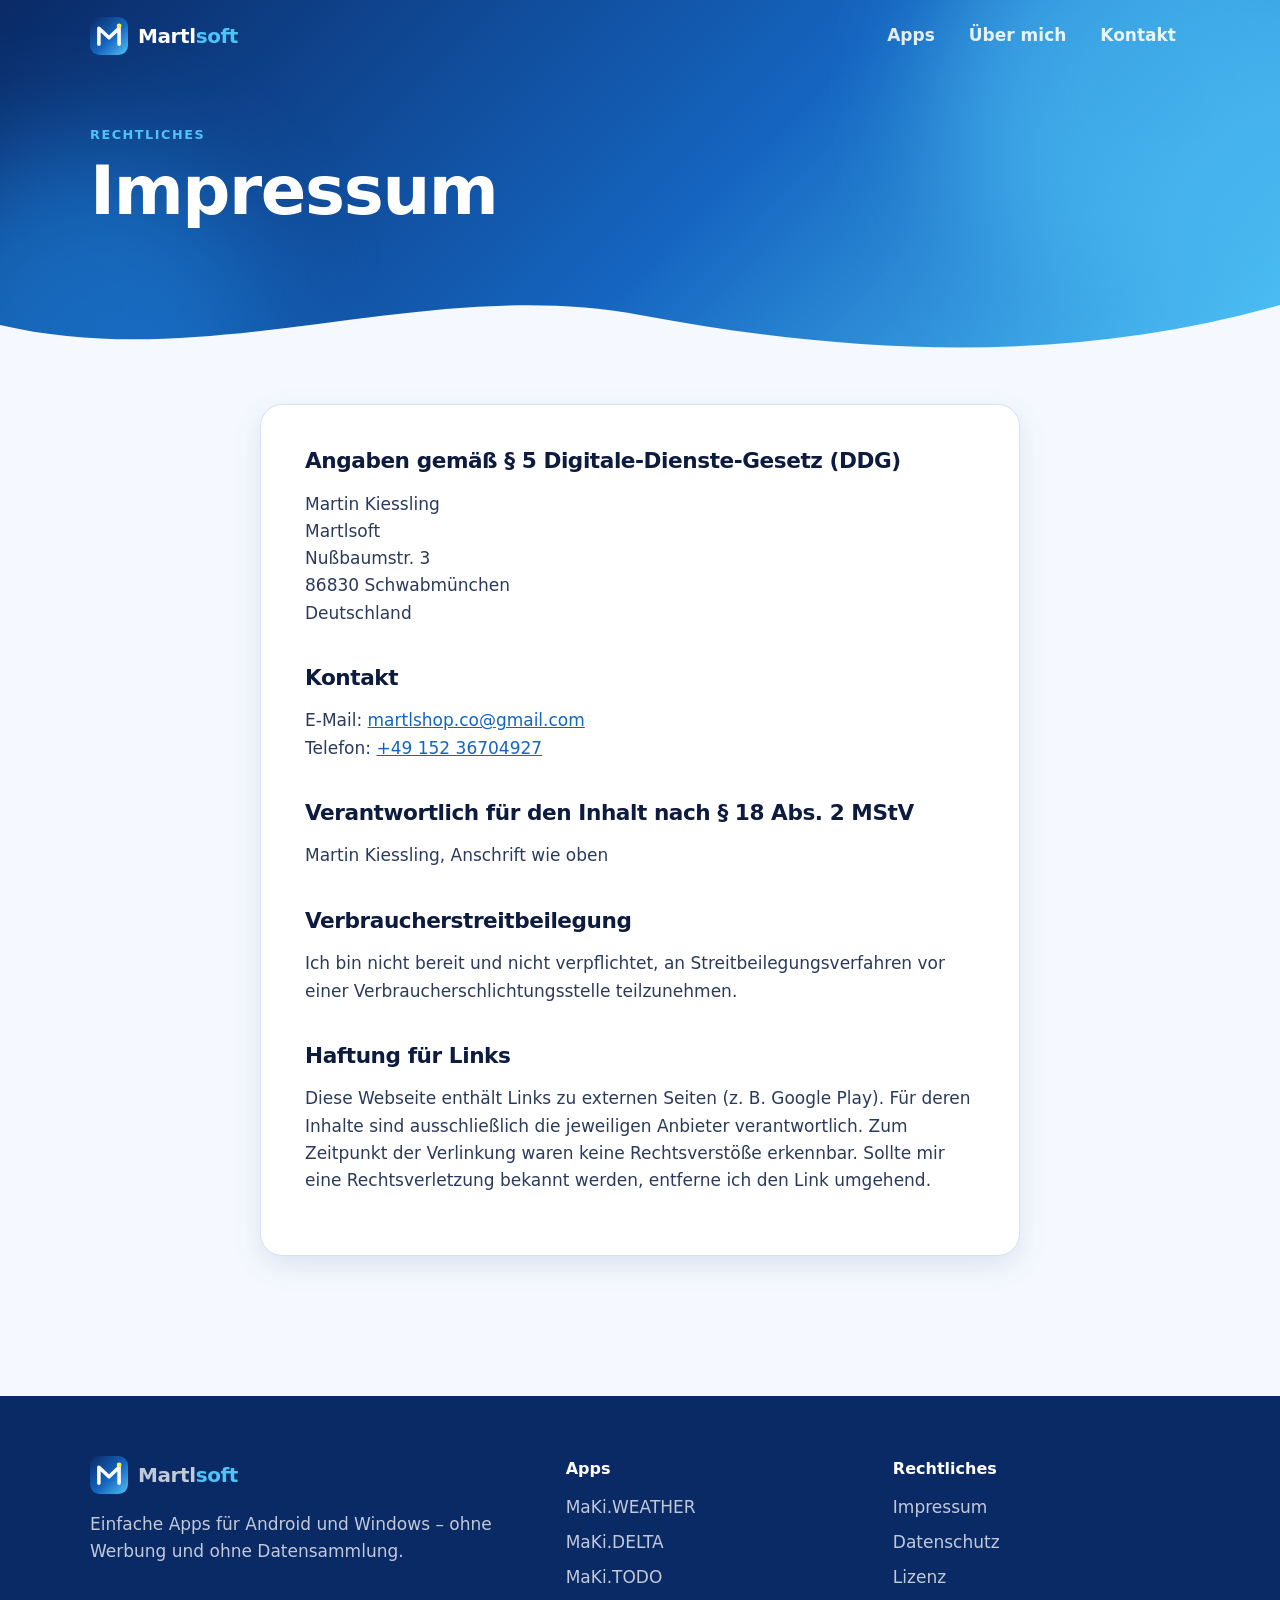
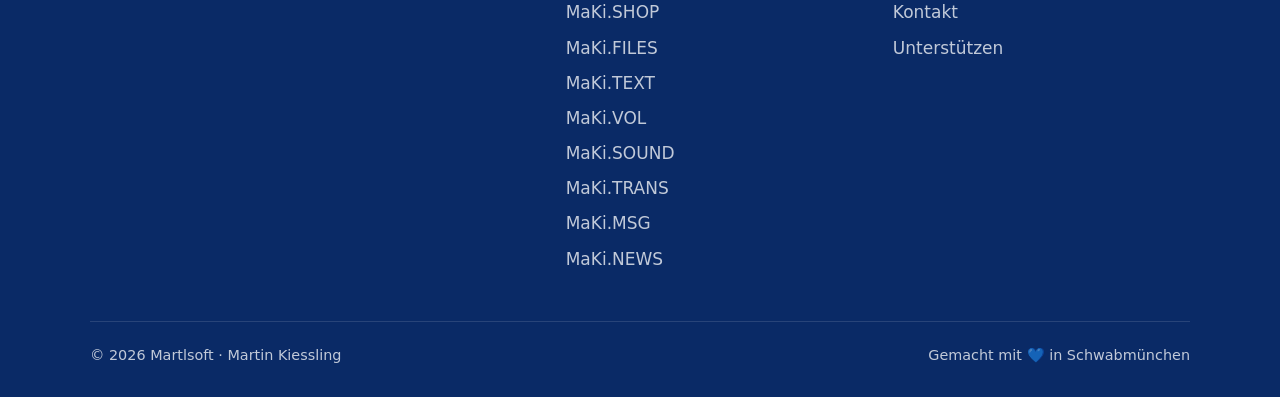
<file: impressum.html>
<!doctype html>
<html lang="de">
<head>
  <meta charset="utf-8">
  <meta name="viewport" content="width=device-width, initial-scale=1">
  <title>Impressum | Martlsoft</title>
  <meta name="robots" content="noindex">
  <meta name="theme-color" content="#0a2a66">
  <link rel="icon" href="img/logo.svg" type="image/svg+xml">
  <link rel="stylesheet" href="css/style.css">
</head>
<body>
<header class="header">
  <div class="wrap">
    <a class="brand" href="index.html"><img src="img/logo.svg" alt=""><span>Martl<b>soft</b></span></a>
    <nav class="nav" id="nav">
      <a href="index.html#apps">Apps</a>
      <a href="index.html#ueber">Über mich</a>
      <a href="index.html#kontakt">Kontakt</a>
    </nav>
    <button class="burger" aria-label="Menü" aria-controls="nav" aria-expanded="false">
      <svg viewBox="0 0 24 24" fill="none" stroke="currentColor" stroke-width="2.4" stroke-linecap="round"><path d="M4 7h16M4 12h16M4 17h16"/></svg>
    </button>
  </div>
</header>

<section class="hero small">
  <div class="blob b1"></div><div class="blob b2"></div>
  <div class="wrap"><span class="eyebrow" style="color:var(--sky)">Rechtliches</span><h1>Impressum</h1></div>
  <svg class="wave" viewBox="0 0 1440 90" preserveAspectRatio="none"><path d="M0 50 C 240 100 480 0 720 40 S 1200 90 1440 30 V90 H0z"/></svg>
</section>

<section class="block" style="padding-top:40px">
  <div class="wrap legal"><div class="box">
    <h2>Angaben gemäß § 5 Digitale-Dienste-Gesetz (DDG)</h2>
    <p>Martin Kiessling<br>Martlsoft<br>Nußbaumstr. 3<br>86830 Schwabmünchen<br>Deutschland</p>

    <h2>Kontakt</h2>
    <p>E-Mail: <a href="mailto:martlshop.co@gmail.com">martlshop.co@gmail.com</a><br>
    Telefon: <a href="tel:+4915236704927">+49 152 36704927</a></p>

    <h2>Verantwortlich für den Inhalt nach § 18 Abs. 2 MStV</h2>
    <p>Martin Kiessling, Anschrift wie oben</p>

    <h2>Verbraucherstreitbeilegung</h2>
    <p>Ich bin nicht bereit und nicht verpflichtet, an Streitbeilegungsverfahren vor einer Verbraucherschlichtungsstelle teilzunehmen.</p>

    <h2>Haftung für Links</h2>
    <p>Diese Webseite enthält Links zu externen Seiten (z.&nbsp;B. Google Play). Für deren Inhalte sind ausschließlich die jeweiligen Anbieter verantwortlich. Zum Zeitpunkt der Verlinkung waren keine Rechtsverstöße erkennbar. Sollte mir eine Rechtsverletzung bekannt werden, entferne ich den Link umgehend.</p>
  </div></div>
</section>

<footer class="footer">
  <div class="wrap">
    <div class="footer-grid">
      <div>
        <a class="brand" href="index.html"><img src="img/logo.svg" alt=""><span>Martl<b>soft</b></span></a>
        <p>Einfache Apps für Android und Windows – ohne Werbung und ohne Datensammlung.</p>
      </div>
      <div><h4>Apps</h4><ul id="footApps"></ul></div>
      <div><h4>Rechtliches</h4><ul>
        <li><a href="impressum.html">Impressum</a></li>
        <li><a href="datenschutz.html">Datenschutz</a></li>
        <li><a href="lizenz.html">Lizenz</a></li>
        <li><a href="mailto:martlshop.co@gmail.com">Kontakt</a></li>
        <li><a href="index.html#unterstuetzen">Unterstützen</a></li>
      </ul></div>
    </div>
    <div class="footer-bottom"><span>© <span data-year>2026</span> Martlsoft · Martin Kiessling</span><span>Gemacht mit 💙 in Schwabmünchen</span></div>
  </div>
</footer>
<script src="js/apps.js"></script>
<script src="js/main.js"></script>
</body>
</html>
</file>
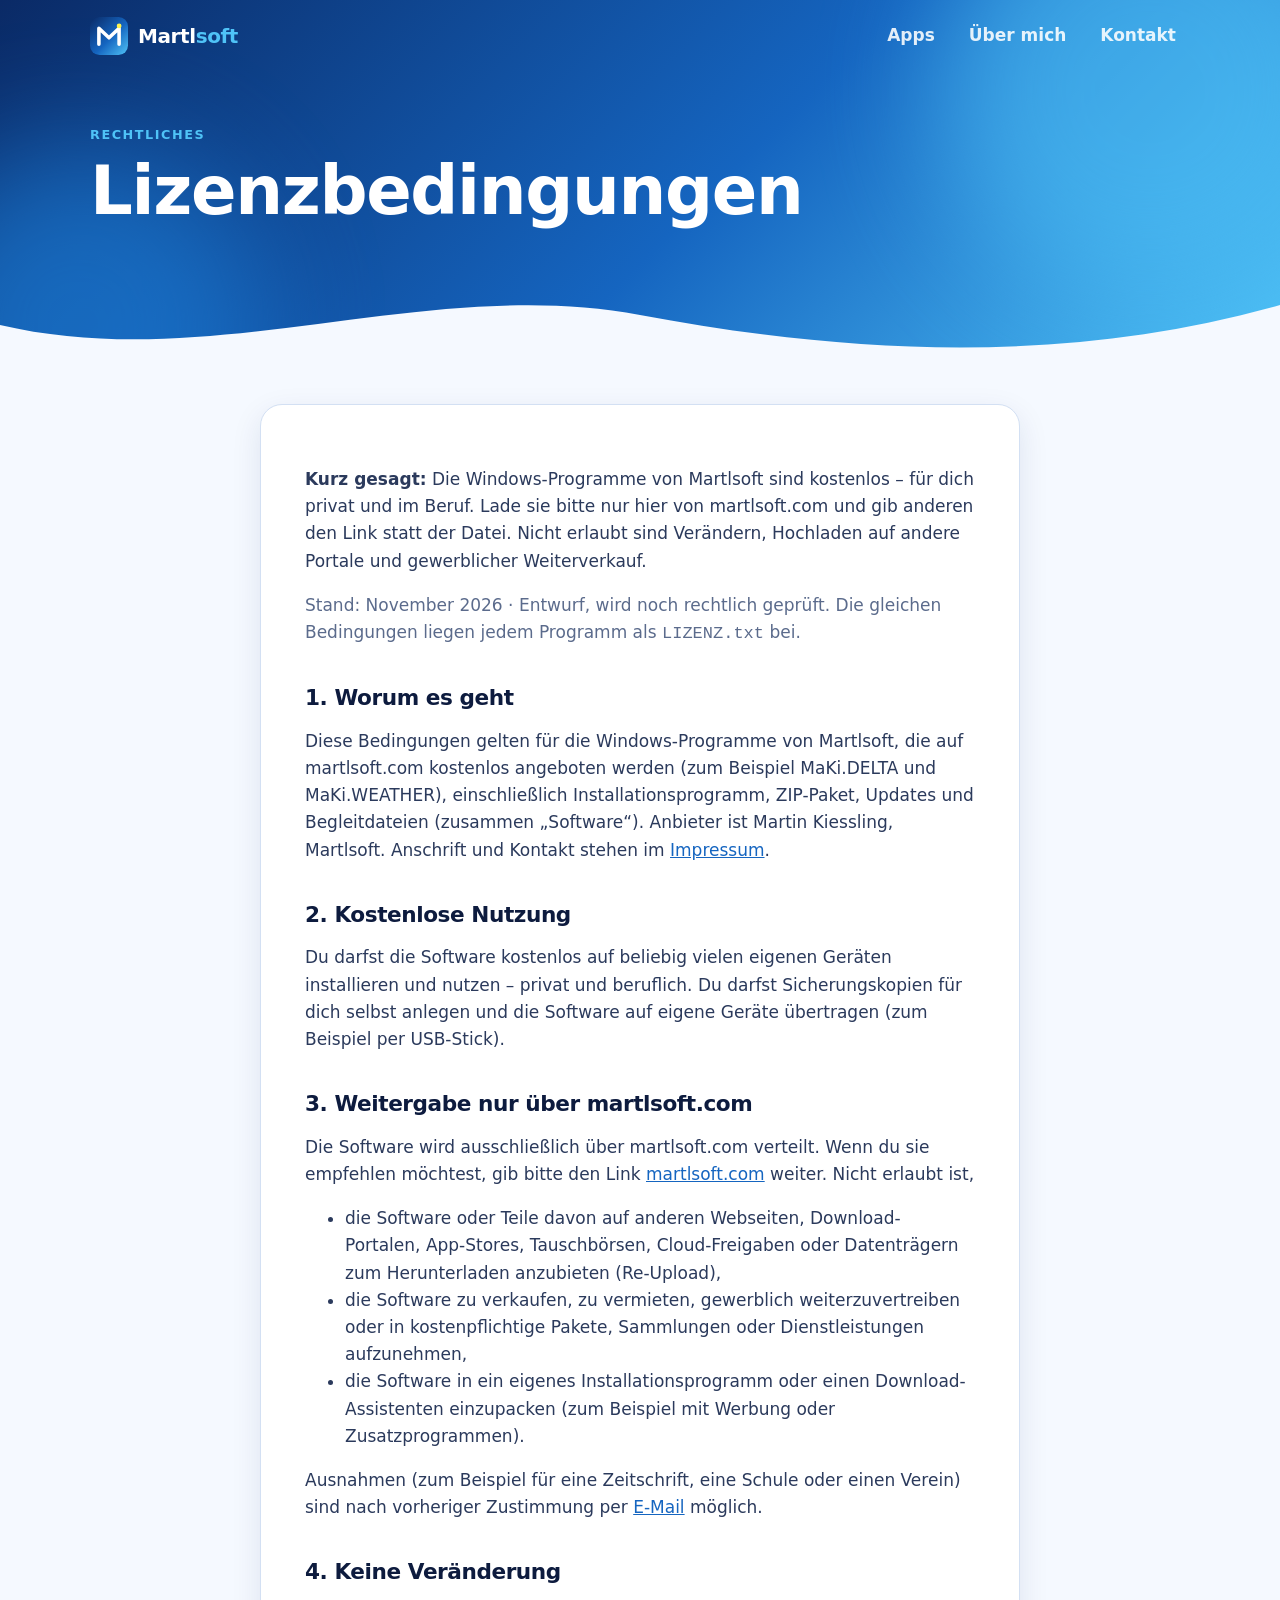
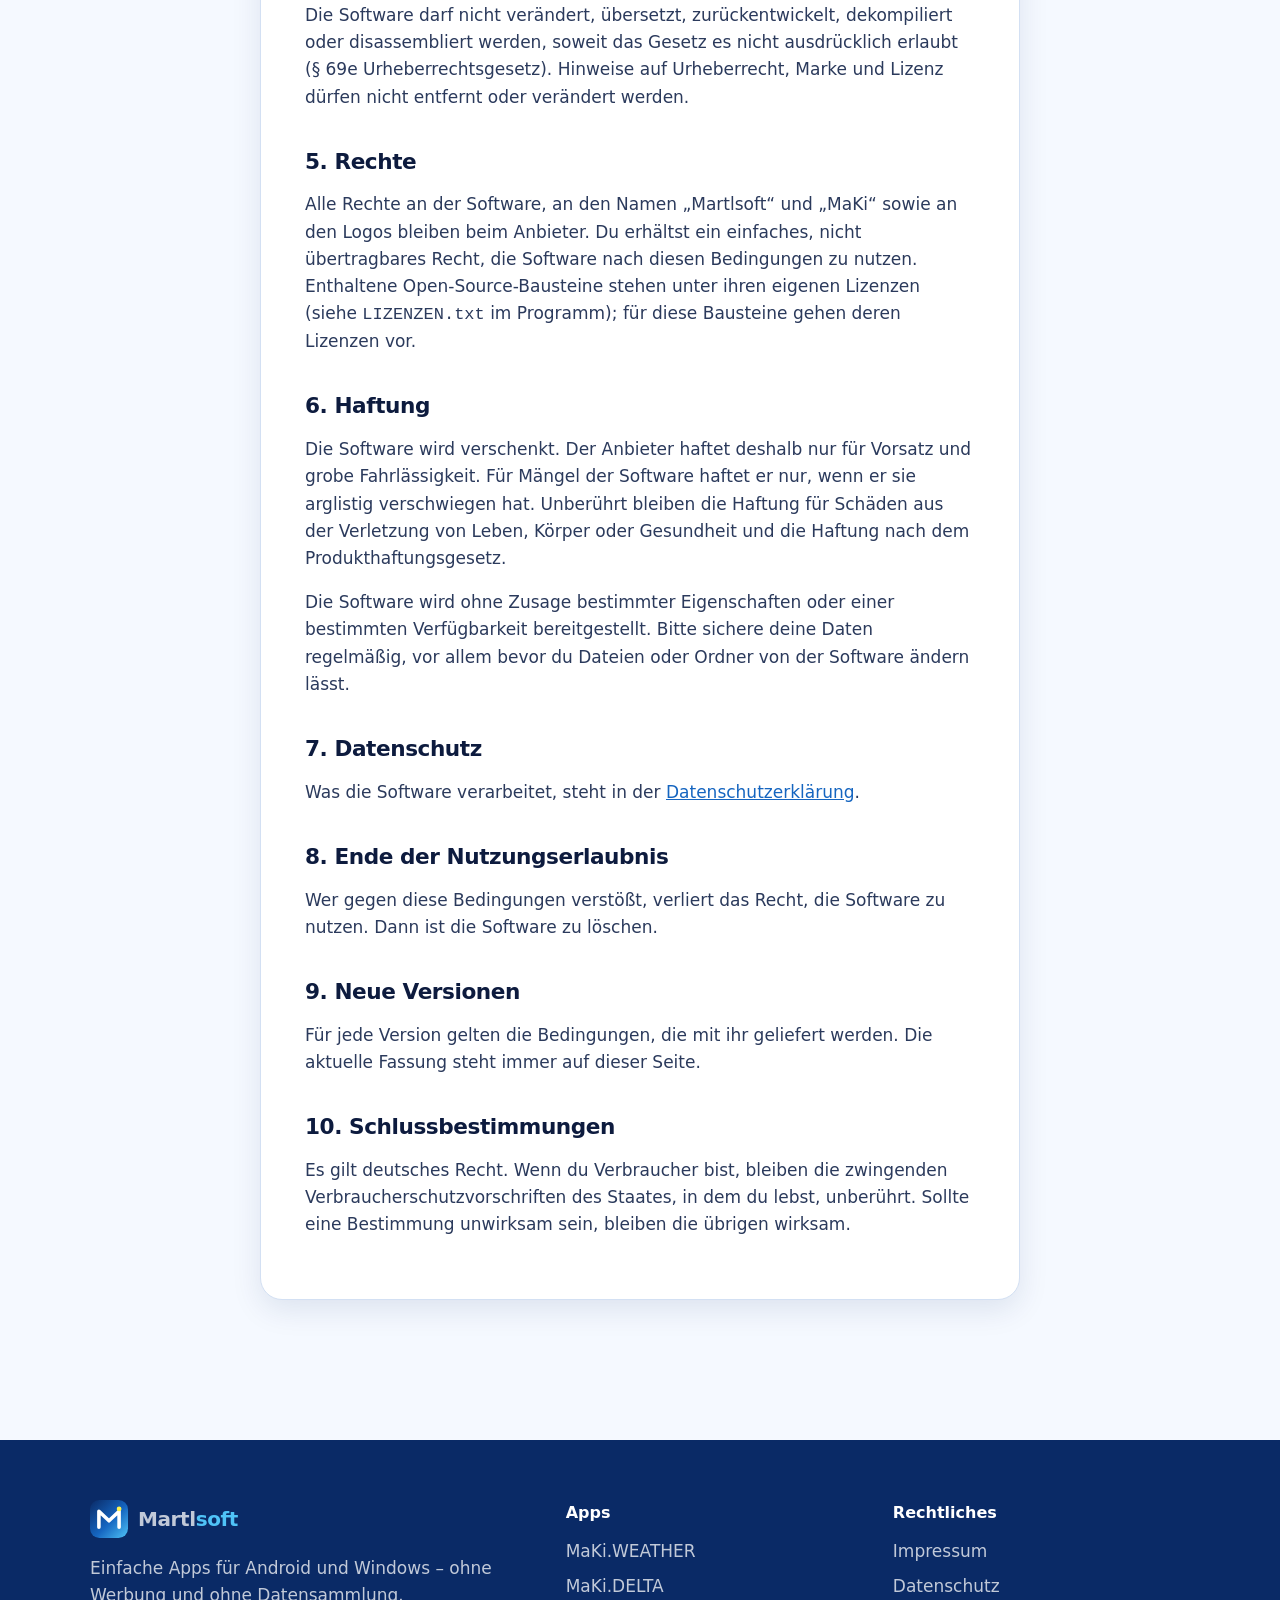
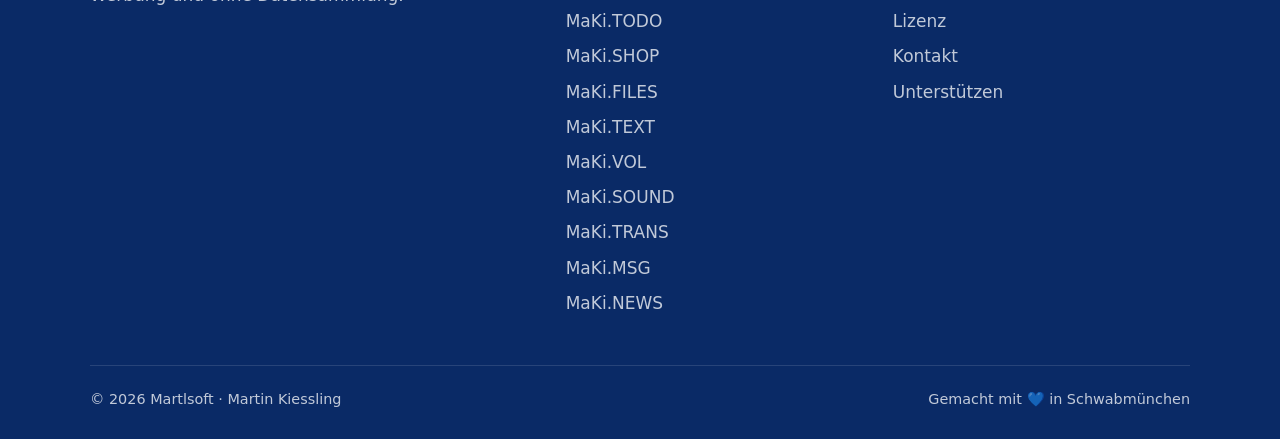
<file: lizenz.html>
<!doctype html>
<html lang="de">
<head>
  <meta charset="utf-8">
  <meta name="viewport" content="width=device-width, initial-scale=1">
  <title>Lizenzbedingungen | Martlsoft</title>
  <meta name="description" content="Lizenzbedingungen für die kostenlosen Windows-Programme von Martlsoft.">
  <meta name="theme-color" content="#0a2a66">
  <link rel="icon" href="img/logo.svg" type="image/svg+xml">
  <link rel="stylesheet" href="css/style.css">
</head>
<body>
<header class="header">
  <div class="wrap">
    <a class="brand" href="index.html"><img src="img/logo.svg" alt=""><span>Martl<b>soft</b></span></a>
    <nav class="nav" id="nav">
      <a href="index.html#apps">Apps</a>
      <a href="index.html#ueber">Über mich</a>
      <a href="index.html#kontakt">Kontakt</a>
    </nav>
    <button class="burger" aria-label="Menü" aria-controls="nav" aria-expanded="false">
      <svg viewBox="0 0 24 24" fill="none" stroke="currentColor" stroke-width="2.4" stroke-linecap="round"><path d="M4 7h16M4 12h16M4 17h16"/></svg>
    </button>
  </div>
</header>

<section class="hero small">
  <div class="blob b1"></div><div class="blob b2"></div>
  <div class="wrap"><span class="eyebrow" style="color:var(--sky)">Rechtliches</span><h1>Lizenzbedingungen</h1></div>
  <svg class="wave" viewBox="0 0 1440 90" preserveAspectRatio="none"><path d="M0 50 C 240 100 480 0 720 40 S 1200 90 1440 30 V90 H0z"/></svg>
</section>

<section class="block" style="padding-top:40px">
  <div class="wrap legal"><div class="box">
    <p><b>Kurz gesagt:</b> Die Windows-Programme von Martlsoft sind kostenlos – für dich privat und im Beruf. Lade sie bitte nur hier von martlsoft.com und gib anderen den Link statt der Datei. Nicht erlaubt sind Verändern, Hochladen auf andere Portale und gewerblicher Weiterverkauf.</p>
    <p style="color:var(--soft)">Stand: November 2026 · Entwurf, wird noch rechtlich geprüft. Die gleichen Bedingungen liegen jedem Programm als <code>LIZENZ.txt</code> bei.</p>

    <h2>1. Worum es geht</h2>
    <p>Diese Bedingungen gelten für die Windows-Programme von Martlsoft, die auf martlsoft.com kostenlos angeboten werden (zum Beispiel MaKi.DELTA und MaKi.WEATHER), einschließlich Installationsprogramm, ZIP-Paket, Updates und Begleitdateien (zusammen „Software“). Anbieter ist Martin Kiessling, Martlsoft. Anschrift und Kontakt stehen im <a href="impressum.html">Impressum</a>.</p>

    <h2>2. Kostenlose Nutzung</h2>
    <p>Du darfst die Software kostenlos auf beliebig vielen eigenen Geräten installieren und nutzen – privat und beruflich. Du darfst Sicherungskopien für dich selbst anlegen und die Software auf eigene Geräte übertragen (zum Beispiel per USB-Stick).</p>

    <h2>3. Weitergabe nur über martlsoft.com</h2>
    <p>Die Software wird ausschließlich über martlsoft.com verteilt. Wenn du sie empfehlen möchtest, gib bitte den Link <a href="https://martlsoft.com">martlsoft.com</a> weiter. Nicht erlaubt ist,</p>
    <ul>
      <li>die Software oder Teile davon auf anderen Webseiten, Download-Portalen, App-Stores, Tauschbörsen, Cloud-Freigaben oder Datenträgern zum Herunterladen anzubieten (Re-Upload),</li>
      <li>die Software zu verkaufen, zu vermieten, gewerblich weiterzuvertreiben oder in kostenpflichtige Pakete, Sammlungen oder Dienstleistungen aufzunehmen,</li>
      <li>die Software in ein eigenes Installationsprogramm oder einen Download-Assistenten einzupacken (zum Beispiel mit Werbung oder Zusatzprogrammen).</li>
    </ul>
    <p>Ausnahmen (zum Beispiel für eine Zeitschrift, eine Schule oder einen Verein) sind nach vorheriger Zustimmung per <a href="mailto:martlshop.co@gmail.com">E-Mail</a> möglich.</p>

    <h2>4. Keine Veränderung</h2>
    <p>Die Software darf nicht verändert, übersetzt, zurückentwickelt, dekompiliert oder disassembliert werden, soweit das Gesetz es nicht ausdrücklich erlaubt (§&nbsp;69e Urheberrechtsgesetz). Hinweise auf Urheberrecht, Marke und Lizenz dürfen nicht entfernt oder verändert werden.</p>

    <h2>5. Rechte</h2>
    <p>Alle Rechte an der Software, an den Namen „Martlsoft“ und „MaKi“ sowie an den Logos bleiben beim Anbieter. Du erhältst ein einfaches, nicht übertragbares Recht, die Software nach diesen Bedingungen zu nutzen. Enthaltene Open-Source-Bausteine stehen unter ihren eigenen Lizenzen (siehe <code>LIZENZEN.txt</code> im Programm); für diese Bausteine gehen deren Lizenzen vor.</p>

    <h2>6. Haftung</h2>
    <p>Die Software wird verschenkt. Der Anbieter haftet deshalb nur für Vorsatz und grobe Fahrlässigkeit. Für Mängel der Software haftet er nur, wenn er sie arglistig verschwiegen hat. Unberührt bleiben die Haftung für Schäden aus der Verletzung von Leben, Körper oder Gesundheit und die Haftung nach dem Produkthaftungsgesetz.</p>
    <p>Die Software wird ohne Zusage bestimmter Eigenschaften oder einer bestimmten Verfügbarkeit bereitgestellt. Bitte sichere deine Daten regelmäßig, vor allem bevor du Dateien oder Ordner von der Software ändern lässt.</p>

    <h2>7. Datenschutz</h2>
    <p>Was die Software verarbeitet, steht in der <a href="datenschutz.html">Datenschutzerklärung</a>.</p>

    <h2>8. Ende der Nutzungserlaubnis</h2>
    <p>Wer gegen diese Bedingungen verstößt, verliert das Recht, die Software zu nutzen. Dann ist die Software zu löschen.</p>

    <h2>9. Neue Versionen</h2>
    <p>Für jede Version gelten die Bedingungen, die mit ihr geliefert werden. Die aktuelle Fassung steht immer auf dieser Seite.</p>

    <h2>10. Schlussbestimmungen</h2>
    <p>Es gilt deutsches Recht. Wenn du Verbraucher bist, bleiben die zwingenden Verbraucherschutzvorschriften des Staates, in dem du lebst, unberührt. Sollte eine Bestimmung unwirksam sein, bleiben die übrigen wirksam.</p>
  </div></div>
</section>

<footer class="footer">
  <div class="wrap">
    <div class="footer-grid">
      <div>
        <a class="brand" href="index.html"><img src="img/logo.svg" alt=""><span>Martl<b>soft</b></span></a>
        <p>Einfache Apps für Android und Windows – ohne Werbung und ohne Datensammlung.</p>
      </div>
      <div><h4>Apps</h4><ul id="footApps"></ul></div>
      <div><h4>Rechtliches</h4><ul>
        <li><a href="impressum.html">Impressum</a></li>
        <li><a href="datenschutz.html">Datenschutz</a></li>
        <li><a href="lizenz.html">Lizenz</a></li>
        <li><a href="mailto:martlshop.co@gmail.com">Kontakt</a></li>
        <li><a href="index.html#unterstuetzen">Unterstützen</a></li>
      </ul></div>
    </div>
    <div class="footer-bottom"><span>© <span data-year>2026</span> Martlsoft · Martin Kiessling</span><span>Gemacht mit 💙 in Schwabmünchen</span></div>
  </div>
</footer>
<script src="js/apps.js"></script>
<script src="js/main.js"></script>
</body>
</html>
</file>
<file: css/style.css>
/* Martlsoft – Farben wie in den MaKi-Apps */
:root {
  --navy: #0a2a66;
  --blue: #1565c0;
  --bright: #1e88e5;
  --sky: #4fc3f7;
  --ice: #e3f2fd;
  --bg: #f5f9ff;
  --ink: #0d1b3e;
  --soft: #5b6b8c;
  --white: #ffffff;
  --lemon: #fff44f;
  --outline: #d3e0f3;
  --grad: linear-gradient(135deg, #0a2a66 0%, #1565c0 55%, #4fc3f7 100%);
  --shadow: 0 10px 30px rgba(10, 42, 102, .10);
  --shadow-lg: 0 24px 60px rgba(10, 42, 102, .22);
  --radius: 22px;
  --font: system-ui, -apple-system, "Segoe UI", Roboto, "Helvetica Neue", Arial, sans-serif;
  --wrap: 1140px;
}

*, *::before, *::after { box-sizing: border-box; }
html { scroll-behavior: smooth; -webkit-text-size-adjust: 100%; }
body { margin: 0; background: var(--bg); color: var(--ink); font-family: var(--font); font-size: 17px; line-height: 1.6; overflow-x: hidden; }
img { max-width: 100%; display: block; }
[id] { scroll-margin-top: 90px; }
a { color: var(--blue); }
h1, h2, h3 { line-height: 1.15; margin: 0 0 .5em; letter-spacing: -.02em; }
h2 { font-size: clamp(1.8rem, 4vw, 2.6rem); }
.wrap { max-width: var(--wrap); margin: 0 auto; padding: 0 20px; }
.eyebrow { display: inline-block; font-size: .8rem; font-weight: 700; letter-spacing: .12em; text-transform: uppercase; color: var(--bright); margin-bottom: .6em; }
.lead { font-size: 1.15rem; color: var(--soft); max-width: 640px; }
.center { text-align: center; }
.center .lead { margin-left: auto; margin-right: auto; }
.skip { position: absolute; left: -999px; }
.skip:focus { left: 12px; top: 12px; z-index: 100; background: #fff; padding: 8px 12px; border-radius: 8px; }

/* ---------- Kopfzeile ---------- */
.header { position: fixed; inset: 0 0 auto; z-index: 50; transition: background .3s, box-shadow .3s; }
.header .wrap { display: flex; align-items: center; justify-content: space-between; height: 72px; }
.header.solid { background: rgba(255, 255, 255, .92); backdrop-filter: blur(12px); -webkit-backdrop-filter: blur(12px); box-shadow: 0 1px 0 var(--outline); }
.brand { display: flex; align-items: center; gap: 10px; font-weight: 800; font-size: 1.25rem; text-decoration: none; color: #fff; letter-spacing: -.02em; }
.brand img { width: 38px; height: 38px; }
.brand span b { color: var(--sky); font-weight: 800; }
.header.solid .brand { color: var(--ink); }
.header.solid .brand span b { color: var(--bright); }
.nav { display: flex; gap: 6px; }
.nav a { color: rgba(255, 255, 255, .88); text-decoration: none; font-weight: 600; padding: 8px 14px; border-radius: 999px; transition: background .2s, color .2s; }
.nav a:hover { background: rgba(255, 255, 255, .14); color: #fff; }
.header.solid .nav a { color: var(--ink); }
.header.solid .nav a:hover { background: var(--ice); color: var(--blue); }
.burger { display: none; background: none; border: 0; padding: 8px; cursor: pointer; color: #fff; }
.header.solid .burger { color: var(--ink); }
.burger svg { width: 28px; height: 28px; }

@media (max-width: 760px) {
  .burger { display: block; }
  .nav { position: fixed; inset: 72px 12px auto; flex-direction: column; background: #fff; border-radius: 18px; padding: 10px; box-shadow: var(--shadow-lg); transform: translateY(-12px); opacity: 0; pointer-events: none; transition: .25s; }
  .nav.open { transform: none; opacity: 1; pointer-events: auto; }
  .nav a, .header .nav a { color: var(--ink); padding: 12px 16px; }
}

/* ---------- Hero ---------- */
.hero { position: relative; background: var(--grad); color: #fff; padding: 140px 0 160px; overflow: hidden; isolation: isolate; }
.hero.small { padding: 120px 0 110px; }
.hero-bg { position: absolute; inset: 0; z-index: -2; width: 100%; height: 100%; object-fit: cover; }
.hero.art .blob { display: none; }
.hero.art::before { content: ""; position: absolute; inset: 0; z-index: -1; background: linear-gradient(90deg, rgba(10, 42, 102, .88) 0%, rgba(10, 42, 102, .55) 40%, rgba(10, 42, 102, 0) 75%); }
@media (max-width: 640px) { .hero.art::before { background: rgba(10, 42, 102, .72); } }
.blob { position: absolute; border-radius: 50%; filter: blur(60px); opacity: .55; z-index: -1; animation: drift 18s ease-in-out infinite alternate; }
.blob.b1 { width: 420px; height: 420px; background: #4fc3f7; top: -120px; right: -80px; }
.blob.b2 { width: 360px; height: 360px; background: #1e88e5; bottom: -140px; left: -100px; animation-delay: -6s; }
.blob.b3 { width: 220px; height: 220px; background: #7c4dff; top: 40%; left: 45%; opacity: .25; animation-delay: -12s; }
@keyframes drift { to { transform: translate(40px, 30px) scale(1.15); } }
.dots { position: absolute; inset: 0; z-index: -1; background-image: radial-gradient(rgba(255, 255, 255, .18) 1px, transparent 1px); background-size: 26px 26px; mask-image: linear-gradient(to bottom, #000, transparent 85%); -webkit-mask-image: linear-gradient(to bottom, #000, transparent 85%); }
.hero-grid { display: grid; grid-template-columns: 1.1fr .9fr; gap: 40px; align-items: center; }
.hero h1 { font-size: clamp(2.4rem, 6vw, 4.2rem); font-weight: 850; margin-bottom: .35em; }
.hero h1 .hl { background: linear-gradient(90deg, #fff44f, #4fc3f7); -webkit-background-clip: text; background-clip: text; color: transparent; }
.hero p { font-size: 1.2rem; color: rgba(255, 255, 255, .85); max-width: 540px; }
.pill { display: inline-flex; align-items: center; gap: 8px; background: rgba(255, 255, 255, .14); border: 1px solid rgba(255, 255, 255, .25); padding: 6px 14px; border-radius: 999px; font-size: .9rem; font-weight: 600; margin-bottom: 22px; }
.pill i { width: 8px; height: 8px; border-radius: 50%; background: var(--lemon); box-shadow: 0 0 0 0 rgba(255, 244, 79, .7); animation: ping 2s infinite; }
@keyframes ping { 70% { box-shadow: 0 0 0 10px rgba(255, 244, 79, 0); } 100% { box-shadow: 0 0 0 0 rgba(255, 244, 79, 0); } }
.btns { display: flex; flex-wrap: wrap; gap: 12px; margin-top: 30px; }
.btn { display: inline-flex; align-items: center; gap: 8px; font-weight: 700; font-size: 1rem; text-decoration: none; padding: 14px 24px; border-radius: 999px; transition: transform .2s, box-shadow .2s, background .2s; border: 0; cursor: pointer; }
.btn:hover { transform: translateY(-2px); }
.btn-light { background: #fff; color: var(--navy); box-shadow: 0 10px 24px rgba(0, 0, 0, .18); }
.btn-ghost { color: #fff; border: 2px solid rgba(255, 255, 255, .5); }
.btn-ghost:hover { background: rgba(255, 255, 255, .12); }
.btn-blue { background: var(--blue); color: #fff; box-shadow: 0 10px 24px rgba(21, 101, 192, .3); }
.btn-blue:hover { background: var(--bright); }
.btn-lemon { background: var(--lemon); color: var(--navy); box-shadow: 0 10px 24px rgba(255, 244, 79, .35); }
.btn[aria-disabled="true"] { background: var(--ice); color: var(--soft); box-shadow: none; cursor: default; transform: none; }

/* Handy im Hero */
.phone-stage { position: relative; display: flex; justify-content: center; perspective: 1000px; }
.phone { width: 270px; height: 540px; border-radius: 44px; background: #0d1b3e; padding: 12px; box-shadow: 0 40px 80px rgba(0, 0, 0, .35), inset 0 0 0 2px rgba(255, 255, 255, .12); transform: rotateY(-14deg) rotateX(6deg); animation: float 6s ease-in-out infinite; }
@keyframes float { 50% { transform: rotateY(-8deg) rotateX(3deg) translateY(-14px); } }
.screen { height: 100%; border-radius: 34px; background: linear-gradient(180deg, #f5f9ff, #e3f2fd); overflow: hidden; position: relative; padding: 46px 20px 20px; }
.screen::before { content: ""; position: absolute; top: 12px; left: 50%; width: 80px; height: 22px; margin-left: -40px; background: #0d1b3e; border-radius: 999px; }
.screen .clock { text-align: center; color: var(--navy); font-weight: 800; font-size: 2.6rem; letter-spacing: -.03em; }
.screen .date { text-align: center; color: var(--soft); font-size: .8rem; margin-bottom: 26px; }
.home-icons { display: grid; grid-template-columns: repeat(3, 1fr); gap: 18px 10px; }
.home-icons a { text-align: center; text-decoration: none; color: var(--ink); font-size: .64rem; font-weight: 600; }
.home-icons img { width: 56px; height: 56px; border-radius: 15px; margin: 0 auto 5px; box-shadow: 0 6px 14px rgba(10, 42, 102, .25); transition: transform .25s; }
.home-icons a:hover img { transform: scale(1.12) rotate(-4deg); }
.home-icons .ph { width: 56px; height: 56px; border-radius: 15px; margin: 0 auto 5px; border: 2px dashed #b7c8e3; display: grid; place-items: center; color: #b7c8e3; font-size: 1.4rem; }
.floaty { position: absolute; background: #fff; color: var(--ink); border-radius: 16px; padding: 10px 14px; font-size: .85rem; font-weight: 700; box-shadow: var(--shadow-lg); display: flex; align-items: center; gap: 8px; animation: float2 5s ease-in-out infinite; white-space: nowrap; }
.floaty em { font-style: normal; font-size: 1.2rem; }
.floaty.f1 { top: 60px; left: 0; }
.floaty.f2 { bottom: 90px; right: 0; animation-delay: -2.5s; }
@keyframes float2 { 50% { transform: translateY(-10px); } }

.wave { position: absolute; bottom: -1px; left: 0; width: 100%; height: 90px; z-index: 1; }
.wave path { fill: var(--bg); }

@media (max-width: 900px) {
  .hero { padding: 120px 0 130px; }
  .hero-grid { grid-template-columns: 1fr; text-align: center; }
  .hero p { margin-left: auto; margin-right: auto; }
  .btns { justify-content: center; }
  .phone { width: 230px; height: 460px; }
  .floaty.f1 { left: 2%; } .floaty.f2 { right: 2%; }
}
@media (max-width: 420px) { .floaty { display: none; } }

/* ---------- Zahlen ---------- */
.stats { margin-top: -50px; position: relative; z-index: 2; }
.stats-grid { display: grid; grid-template-columns: repeat(4, 1fr); background: #fff; border-radius: var(--radius); box-shadow: var(--shadow-lg); overflow: hidden; }
.stat { padding: 26px 18px; text-align: center; border-right: 1px solid var(--outline); }
.stat:last-child { border-right: 0; }
.stat b { display: block; font-size: 2.2rem; font-weight: 850; background: var(--grad); -webkit-background-clip: text; background-clip: text; color: transparent; line-height: 1.1; }
.stat span { color: var(--soft); font-size: .92rem; font-weight: 600; }
@media (max-width: 700px) { .stats-grid { grid-template-columns: 1fr 1fr; } .stat:nth-child(2) { border-right: 0; } .stat:nth-child(-n+2) { border-bottom: 1px solid var(--outline); } }

/* ---------- Abschnitte ---------- */
section.block { padding: 100px 0; }
section.block.alt { background: #fff; }

/* App-Liste */
.tools { display: flex; flex-wrap: wrap; gap: 12px; align-items: center; justify-content: space-between; margin: 34px 0 26px; }
.chips { display: flex; flex-wrap: wrap; gap: 8px; }
.chip { border: 1.5px solid var(--outline); background: #fff; color: var(--ink); padding: 8px 16px; border-radius: 999px; font: inherit; font-size: .92rem; font-weight: 600; cursor: pointer; transition: .2s; }
.chip:hover { border-color: var(--bright); color: var(--blue); }
.chip.on { background: var(--blue); border-color: var(--blue); color: #fff; }
.search { position: relative; flex: 0 1 300px; }
.search input { width: 100%; font: inherit; padding: 11px 16px 11px 42px; border-radius: 999px; border: 1.5px solid var(--outline); background: #fff; color: var(--ink); outline: none; transition: border .2s, box-shadow .2s; }
.search input:focus { border-color: var(--bright); box-shadow: 0 0 0 4px rgba(30, 136, 229, .15); }
.search svg { position: absolute; left: 15px; top: 50%; width: 18px; height: 18px; margin-top: -9px; color: var(--soft); }

.apps { display: grid; grid-template-columns: repeat(auto-fill, minmax(290px, 1fr)); gap: 24px; }
.card { position: relative; background: #fff; border-radius: var(--radius); padding: 26px; box-shadow: var(--shadow); border: 1px solid var(--outline); text-decoration: none; color: inherit; display: flex; flex-direction: column; transition: transform .3s, box-shadow .3s, border-color .3s; overflow: hidden; }
.card::before { content: ""; position: absolute; inset: 0 0 auto; height: 5px; background: var(--grad); transform: scaleX(0); transform-origin: left; transition: transform .4s; }
.card:hover { transform: translateY(-6px); box-shadow: var(--shadow-lg); border-color: transparent; }
.card:hover::before { transform: scaleX(1); }
.card-art { margin: -26px -26px 0; height: 150px; overflow: hidden; background: var(--grad); }
.card-art img { width: 100%; height: 100%; object-fit: cover; transition: transform .6s; }
.card:hover .card-art img { transform: scale(1.08); }
.card-art + .card-top { margin-top: -34px; }
.card-art + .card-top img { border: 4px solid #fff; }
.card-art + .card-top div { padding-top: 30px; }
.card-top { display: flex; gap: 16px; align-items: center; margin-bottom: 14px; }
.card-top img { width: 68px; height: 68px; border-radius: 18px; box-shadow: 0 8px 18px rgba(10, 42, 102, .22); flex: none; transition: transform .35s; }
.card:hover .card-top img { transform: rotate(-6deg) scale(1.06); }
.card h3 { font-size: 1.3rem; margin: 0; }
.card .tag { color: var(--soft); font-size: .9rem; font-weight: 600; }
.card p { color: var(--soft); margin: 0 0 20px; flex: 1; }
.card-foot { display: flex; align-items: center; justify-content: space-between; gap: 10px; }
.badge { font-size: .78rem; font-weight: 700; padding: 5px 11px; border-radius: 999px; background: var(--ice); color: var(--blue); }
.badge.play { background: #e8f5e9; color: #2e7d32; }
.badge.apk { background: #fff8e1; color: #8d6e00; }
.more { font-weight: 700; color: var(--blue); display: inline-flex; align-items: center; gap: 4px; }
.more::after { content: "→"; transition: transform .25s; }
.card:hover .more::after { transform: translateX(5px); }
.neu { position: absolute; top: 18px; right: 18px; background: var(--lemon); color: var(--navy); font-size: .72rem; font-weight: 800; padding: 4px 10px; border-radius: 999px; text-transform: uppercase; letter-spacing: .06em; }
.card.soon { border: 2px dashed #b7c8e3; background: transparent; box-shadow: none; align-items: center; justify-content: center; text-align: center; color: var(--soft); min-height: 220px; }
.card.soon:hover { transform: none; }
.card.soon::before { display: none; }
.card.soon .plus { width: 60px; height: 60px; border-radius: 50%; background: var(--ice); color: var(--blue); display: grid; place-items: center; font-size: 2rem; margin-bottom: 12px; animation: spin 8s linear infinite; }
@keyframes spin { to { transform: rotate(360deg); } }
.empty { grid-column: 1 / -1; text-align: center; color: var(--soft); padding: 30px; }

/* Werte */
.values { display: grid; grid-template-columns: repeat(3, 1fr); gap: 24px; margin-top: 46px; }
.value { padding: 30px; border-radius: var(--radius); background: var(--bg); border: 1px solid var(--outline); }
.value .ic { width: 54px; height: 54px; border-radius: 16px; background: var(--grad); display: grid; place-items: center; margin-bottom: 18px; box-shadow: 0 10px 20px rgba(21, 101, 192, .3); }
.value .ic svg { width: 28px; height: 28px; color: #fff; }
.value h3 { font-size: 1.2rem; }
.value p { color: var(--soft); margin: 0; }
@media (max-width: 860px) { .values { grid-template-columns: 1fr; } }

/* Über */
.about { display: grid; grid-template-columns: .9fr 1.1fr; gap: 60px; align-items: center; }
.about-art { position: relative; aspect-ratio: 1; max-width: 420px; width: 100%; margin: 0 auto; }
.ring { position: absolute; inset: 0; border-radius: 50%; border: 2px dashed #b7c8e3; animation: spin 40s linear infinite; }
.ring.r2 { inset: 16%; border-style: solid; border-color: var(--ice); animation-direction: reverse; animation-duration: 30s; }
.ring img { position: absolute; width: 64px; height: 64px; border-radius: 17px; box-shadow: var(--shadow-lg); }
.about-art .core { position: absolute; inset: 32%; border-radius: 30%; background: var(--grad); display: grid; place-items: center; box-shadow: var(--shadow-lg); }
.about-art .core img { width: 60%; }
.checks { list-style: none; padding: 0; margin: 22px 0 0; }
.checks li { padding-left: 34px; position: relative; margin-bottom: 12px; }
.checks li::before { content: "✓"; position: absolute; left: 0; top: 1px; width: 22px; height: 22px; border-radius: 50%; background: var(--ice); color: var(--blue); font-weight: 800; font-size: .8rem; display: grid; place-items: center; }
@media (max-width: 860px) { .about { grid-template-columns: 1fr; gap: 40px; } .about-art { max-width: 300px; } }

/* Unterstützen */
.cta { background: var(--grad); color: #fff; border-radius: 30px; padding: 56px; position: relative; overflow: hidden; display: grid; grid-template-columns: 1.4fr 1fr; gap: 30px; align-items: center; isolation: isolate; }
.cta::after { content: ""; position: absolute; width: 380px; height: 380px; border-radius: 50%; background: rgba(255, 255, 255, .08); right: -100px; top: -120px; z-index: -1; }
.cta p { color: rgba(255, 255, 255, .85); margin: 0; }
.cta .btns { justify-content: flex-end; margin: 0; }
.cta .heart { display: inline-block; animation: beat 1.4s infinite; }
@keyframes beat { 15%, 45% { transform: scale(1.25); } 30% { transform: scale(1); } }
@media (max-width: 760px) { .cta { grid-template-columns: 1fr; padding: 36px 24px; text-align: center; } .cta .btns { justify-content: center; } }

/* ---------- App-Unterseite ---------- */
.app-hero { display: grid; grid-template-columns: auto 1fr; gap: 30px; align-items: center; }
.app-hero > img { width: 140px; height: 140px; border-radius: 34px; box-shadow: 0 24px 50px rgba(0, 0, 0, .3); animation: float2 5s ease-in-out infinite; }
.app-hero h1 { font-size: clamp(2.2rem, 5vw, 3.4rem); margin-bottom: .15em; }
.app-hero .tag { font-size: 1.15rem; color: rgba(255, 255, 255, .8); font-weight: 600; }
.crumb { color: rgba(255, 255, 255, .75); text-decoration: none; font-weight: 600; display: inline-block; margin-bottom: 26px; }
.crumb:hover { color: #fff; }
@media (max-width: 640px) { .app-hero { grid-template-columns: 1fr; text-align: center; } .app-hero > img { margin: 0 auto; width: 110px; height: 110px; } }
.detail { display: grid; grid-template-columns: 1.3fr 1fr; gap: 40px; }
.detail .box { background: #fff; border-radius: var(--radius); padding: 34px; box-shadow: var(--shadow); border: 1px solid var(--outline); }
.detail .box + .box, .detail .banner + .box { margin-top: 24px; }
.feat { list-style: none; padding: 0; margin: 0; display: grid; gap: 12px; }
.feat li { display: flex; gap: 12px; align-items: flex-start; }
.feat li::before { content: ""; flex: none; width: 10px; height: 10px; margin-top: 9px; border-radius: 3px; background: var(--grad); transform: rotate(45deg); }
.banner { border-radius: var(--radius); box-shadow: var(--shadow-lg); width: 100%; }
.shots { display: flex; gap: 18px; overflow-x: auto; padding: 6px 4px 18px; scroll-snap-type: x mandatory; }
.shots img { height: 420px; width: auto; border-radius: 22px; box-shadow: var(--shadow); scroll-snap-align: start; border: 6px solid #0d1b3e; }
.shot-ph { flex: none; width: 200px; height: 400px; border-radius: 28px; border: 6px solid #0d1b3e; background: linear-gradient(180deg, #f5f9ff, #e3f2fd); display: flex; flex-direction: column; align-items: center; justify-content: center; gap: 14px; color: var(--soft); font-size: .85rem; text-align: center; padding: 20px; }
.shot-ph img { width: 72px; height: 72px; border-radius: 20px; border: 0; box-shadow: var(--shadow); }
@media (max-width: 860px) { .detail { grid-template-columns: 1fr; } .detail .box { padding: 24px; } }
.others { display: grid; grid-template-columns: repeat(auto-fill, minmax(220px, 1fr)); gap: 16px; }
.mini { display: flex; gap: 12px; align-items: center; background: #fff; border-radius: 18px; padding: 14px; text-decoration: none; color: var(--ink); border: 1px solid var(--outline); transition: .25s; }
.mini:hover { transform: translateY(-3px); box-shadow: var(--shadow); }
.mini img { width: 46px; height: 46px; border-radius: 13px; }
.mini small { display: block; color: var(--soft); }

/* ---------- Anleitung ---------- */
a.guide-link { font-weight: 800; font-style: italic; color: var(--blue); text-decoration: underline; text-decoration-color: var(--sky); text-decoration-thickness: 2px; text-underline-offset: 3px; }
a.guide-link:hover { color: var(--bright); text-decoration-color: var(--bright); }
.guide { margin-top: 70px; background: #fff; border-radius: 30px; padding: 50px; border: 1px solid var(--outline); box-shadow: var(--shadow); }
.guide-need, .guide-tip { border-radius: 18px; padding: 18px 22px; margin-top: 18px; }
.guide-need { background: var(--ice); }
.guide-need ul { margin: 8px 0 0; padding-left: 20px; }
.guide-tip { background: #fffde7; border: 1px solid #fff3a0; }
.steps { list-style: none; padding: 0; margin: 40px 0 0; position: relative; }
.steps::before { content: ""; position: absolute; left: 27px; top: 20px; bottom: 40px; width: 3px; background: linear-gradient(var(--sky), var(--blue)); border-radius: 3px; }
.step { display: grid; grid-template-columns: 56px 1fr; gap: 22px; margin-bottom: 30px; position: relative; }
.step .num { width: 56px; height: 56px; border-radius: 50%; background: var(--grad); color: #fff; font-weight: 850; font-size: 1.5rem; display: grid; place-items: center; box-shadow: 0 8px 20px rgba(21, 101, 192, .35); border: 4px solid #fff; }
.step:last-child .num { background: linear-gradient(135deg, #2e7d32, #66bb6a); }
.step h3 { font-size: 1.25rem; margin: 12px 0 6px; }
.step p { margin: 0 0 8px; font-size: 1.08rem; }
.step code { background: var(--ice); color: var(--navy); padding: 2px 7px; border-radius: 6px; font-size: .95em; white-space: nowrap; }
.step .note { background: #fff3e0; color: #8a3b00; border-radius: 12px; padding: 10px 14px; font-size: .98rem; }
.faq { margin-top: 20px; }
.faq details { border: 1px solid var(--outline); border-radius: 16px; padding: 4px 18px; margin-bottom: 10px; background: var(--bg); }
.faq summary { cursor: pointer; font-weight: 700; padding: 12px 0; list-style: none; display: flex; justify-content: space-between; gap: 10px; }
.faq summary::-webkit-details-marker { display: none; }
.faq summary::after { content: "+"; color: var(--blue); font-size: 1.4rem; line-height: 1; transition: transform .2s; }
.faq details[open] summary::after { transform: rotate(45deg); }
.faq details p { margin: 0 0 14px; color: var(--soft); }
.guide-help { margin: 26px 0 0; text-align: center; color: var(--soft); }
@media (max-width: 640px) {
  .guide { padding: 26px 18px; border-radius: 22px; }
  .step { grid-template-columns: 44px 1fr; gap: 14px; }
  .step .num { width: 44px; height: 44px; font-size: 1.2rem; }
  .steps::before { left: 21px; }
}

/* ---------- Rechtstexte ---------- */
.legal { max-width: 800px; }
.legal .box { background: #fff; border-radius: var(--radius); padding: 44px; box-shadow: var(--shadow); border: 1px solid var(--outline); }
.legal h2 { font-size: 1.35rem; margin-top: 1.8em; }
.legal h2:first-child { margin-top: 0; }
.legal h3 { font-size: 1.05rem; margin-top: 1.2em; }
.legal p, .legal li { color: #2b3a5c; }
@media (max-width: 640px) { .legal .box { padding: 24px; } }

/* ---------- Fußzeile ---------- */
.footer { background: var(--navy); color: rgba(255, 255, 255, .75); padding: 60px 0 30px; margin-top: 40px; }
.footer-grid { display: grid; grid-template-columns: 1.5fr 1fr 1fr; gap: 30px; }
.footer .brand { margin-bottom: 12px; }
.footer h4 { color: #fff; margin: 0 0 12px; font-size: 1rem; }
.footer ul { list-style: none; padding: 0; margin: 0; }
.footer li { margin-bottom: 8px; }
.footer a { color: rgba(255, 255, 255, .75); text-decoration: none; }
.footer a:hover { color: var(--sky); }
.footer-bottom { border-top: 1px solid rgba(255, 255, 255, .12); margin-top: 40px; padding-top: 22px; display: flex; justify-content: space-between; flex-wrap: wrap; gap: 10px; font-size: .9rem; }
@media (max-width: 760px) { .footer-grid { grid-template-columns: 1fr; } }

/* ---------- Einblenden beim Scrollen ---------- */
.reveal { opacity: 0; transform: translateY(28px); transition: opacity .7s ease, transform .7s ease; }
.reveal.in { opacity: 1; transform: none; }
@media (prefers-reduced-motion: reduce) {
  *, *::before, *::after { animation: none !important; transition: none !important; }
  .reveal { opacity: 1; transform: none; }
}

/* ---------- Download-Bereich (Windows-Programme) ---------- */
.badge.win { background: #e3f2fd; color: #0a2a66; }
.shots img.wide { height: 360px; border-radius: 16px; border: 1px solid var(--outline); }
.dl { margin-top: 70px; scroll-margin-top: 90px; }
.dl-grid { display: grid; grid-template-columns: 1fr 1fr; gap: 24px; margin-top: 26px; }
.dl-card { background: #fff; border-radius: var(--radius); padding: 30px; box-shadow: var(--shadow); border: 1px solid var(--outline); display: flex; flex-direction: column; align-items: flex-start; gap: 6px; }
.dl-card.main { border: 2px solid var(--lemon); box-shadow: 0 14px 36px rgba(10, 42, 102, .14); }
.dl-card p { color: var(--soft); margin: 0 0 12px; flex: 1; }
.dl-head { display: flex; align-items: center; gap: 10px; flex-wrap: wrap; }
.dl-head h3 { margin: 0; }
.dl-hint { font-size: .78rem; font-weight: 700; padding: 4px 10px; border-radius: 999px; background: var(--ice); color: var(--blue); }
.dl-card.main .dl-hint { background: var(--lemon); color: var(--navy); }
.dl-card .btn { word-break: break-all; }
.dl-meta { color: var(--soft); font-size: .9rem; margin-top: 4px; }
.dl-hash { margin-top: 6px; font-size: .85rem; color: var(--soft); max-width: 100%; }
.dl-hash code { display: block; margin-top: 4px; user-select: all; padding: 8px 10px; background: var(--bg); border-radius: 10px; word-break: break-all; font-size: .8rem; color: var(--ink); }
.dl-info { display: grid; grid-template-columns: 1.2fr 1fr; gap: 24px; margin-top: 24px; }
.dl-info .box { background: #fff; border-radius: var(--radius); padding: 30px; box-shadow: var(--shadow); border: 1px solid var(--outline); }
.dl-info h3 { margin-top: 0; }
.dl-info .box h3 + p { margin-top: 0; }
.dl-info p { color: var(--soft); }
.dl-info code { background: var(--ice); padding: 1px 6px; border-radius: 6px; color: var(--navy); }
.dl-steps { padding-left: 22px; margin: 0; }
.dl-steps li { margin-bottom: 10px; }
@media (max-width: 860px) { .dl-grid, .dl-info { grid-template-columns: 1fr; } .shots img.wide { height: 220px; } }

/* ---------- Unterstützen ---------- */
.support-cta { margin: 30px 0 12px; }
.btn-big { font-size: 1.15rem; padding: 18px 34px; min-height: 56px; }
#unterstuetzen .center .fine { color: var(--soft); font-size: .95rem; margin: 0; }
.why { max-width: 760px; margin: 50px auto 0; background: #fff; border: 1px solid var(--outline); border-radius: 22px; padding: 30px 34px; }
.why h3 { margin-top: 0; }
.why .fine { color: var(--soft); font-size: .95rem; margin: 18px 0 0; }
.cup { display: inline-block; animation: steam 2.4s ease-in-out infinite; }
@keyframes steam { 50% { transform: translateY(-4px) rotate(-6deg); } }
@media (max-width: 760px) { .why { padding: 22px 20px; } .btn-big { justify-content: center; width: 100%; max-width: 360px; } }
@media (prefers-reduced-motion: reduce) { .cup { animation: none; } }
</file>
